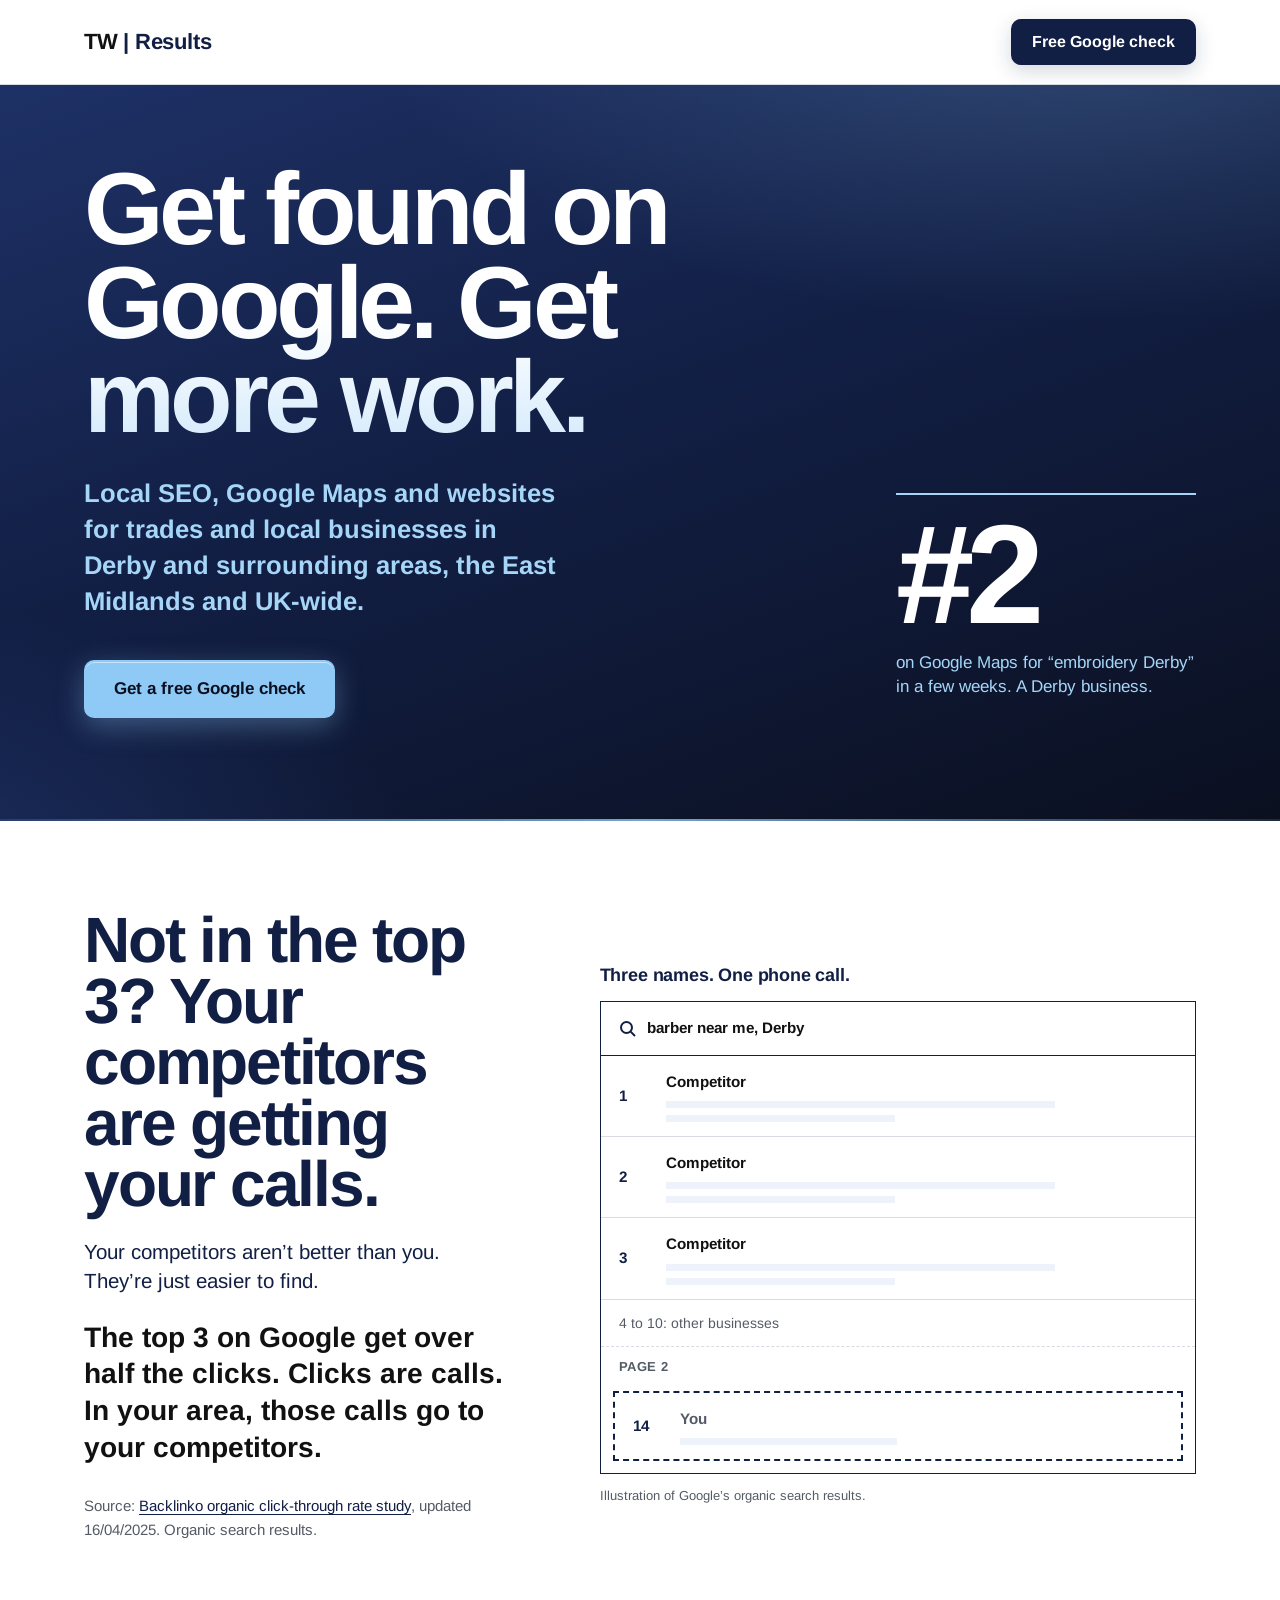
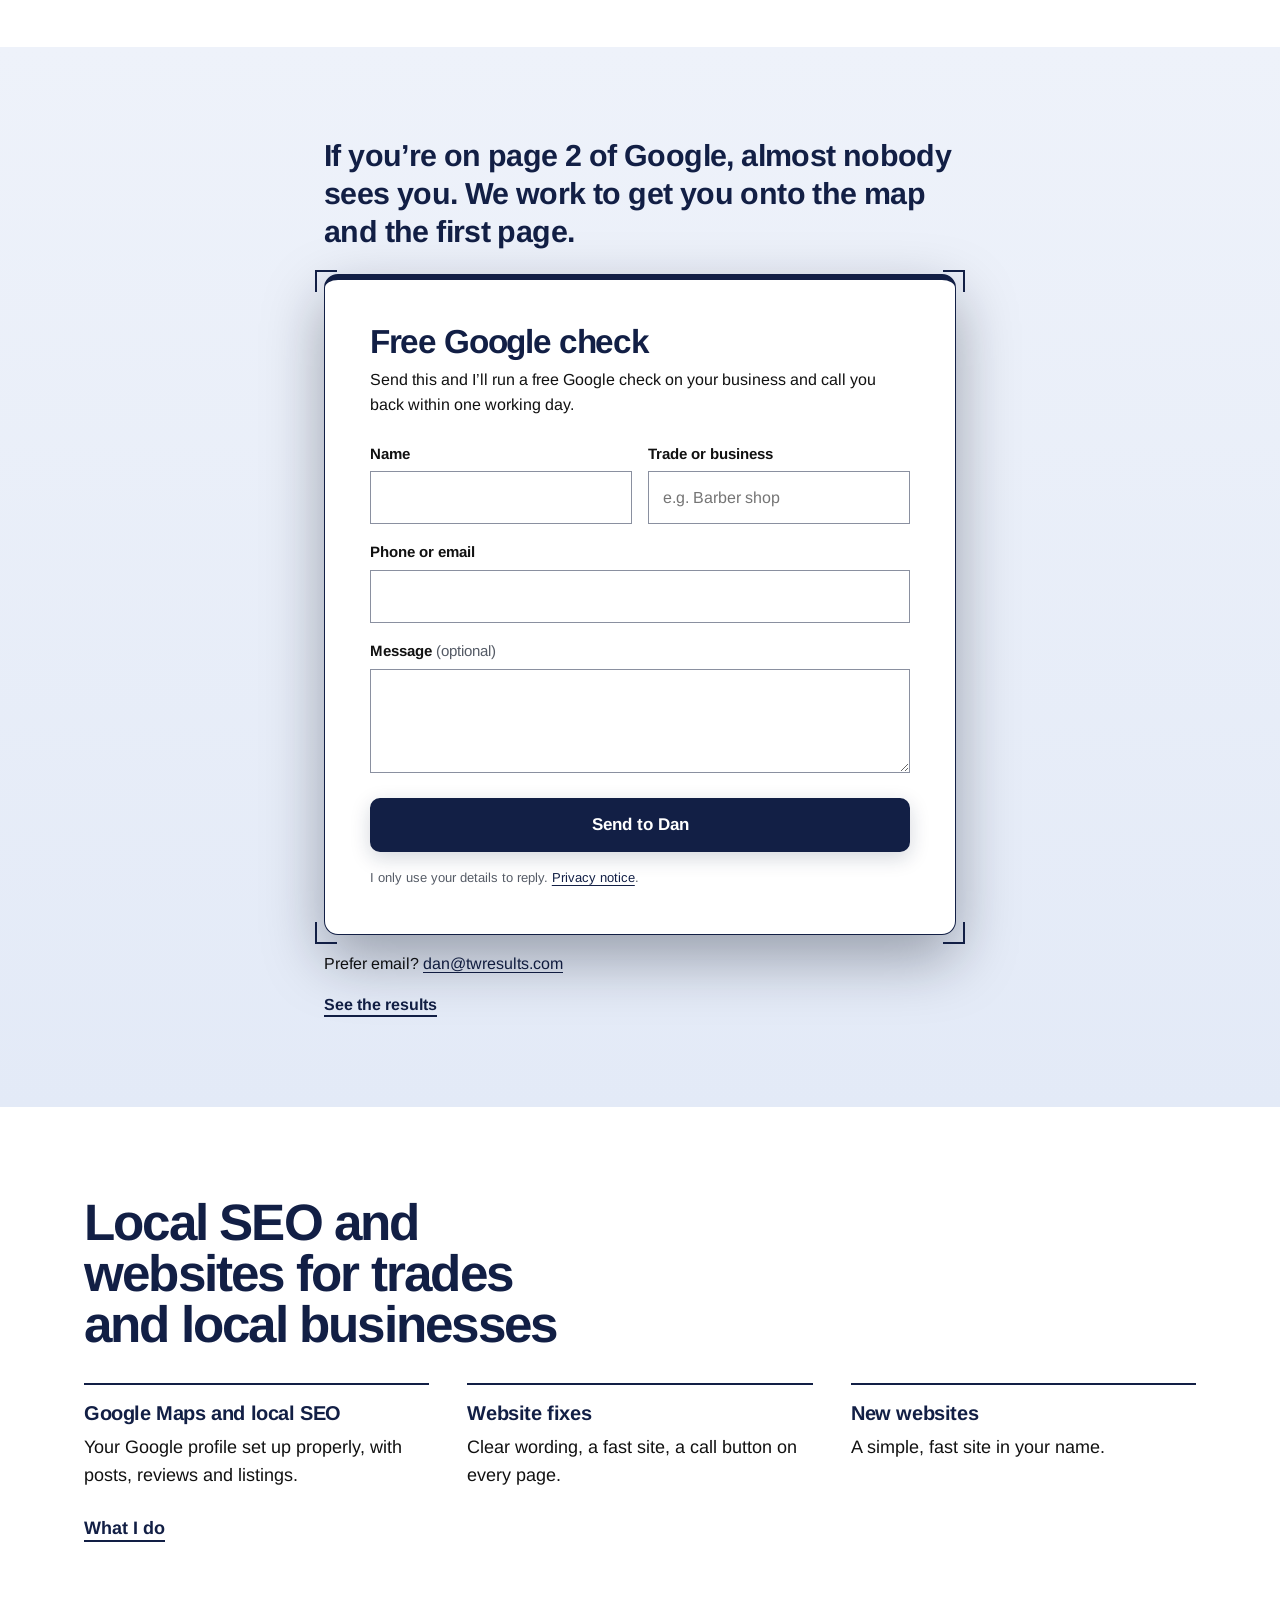
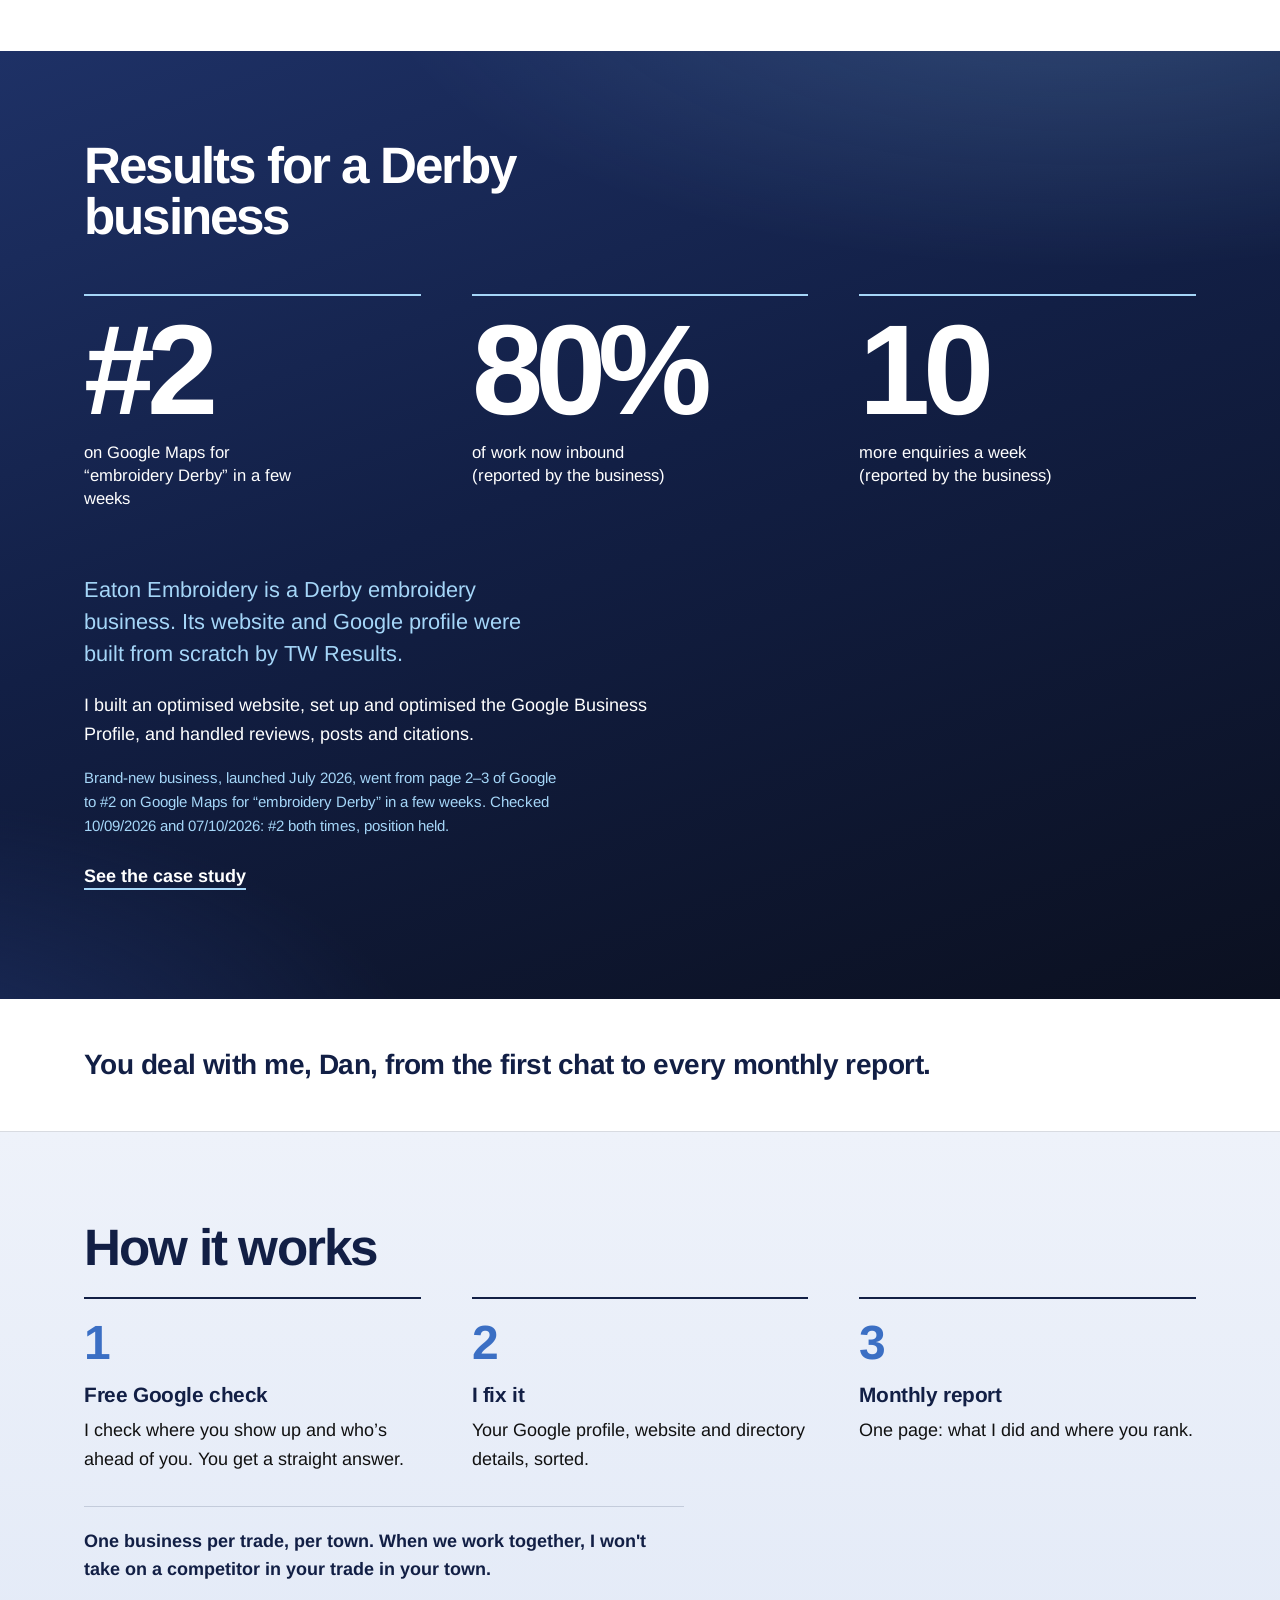
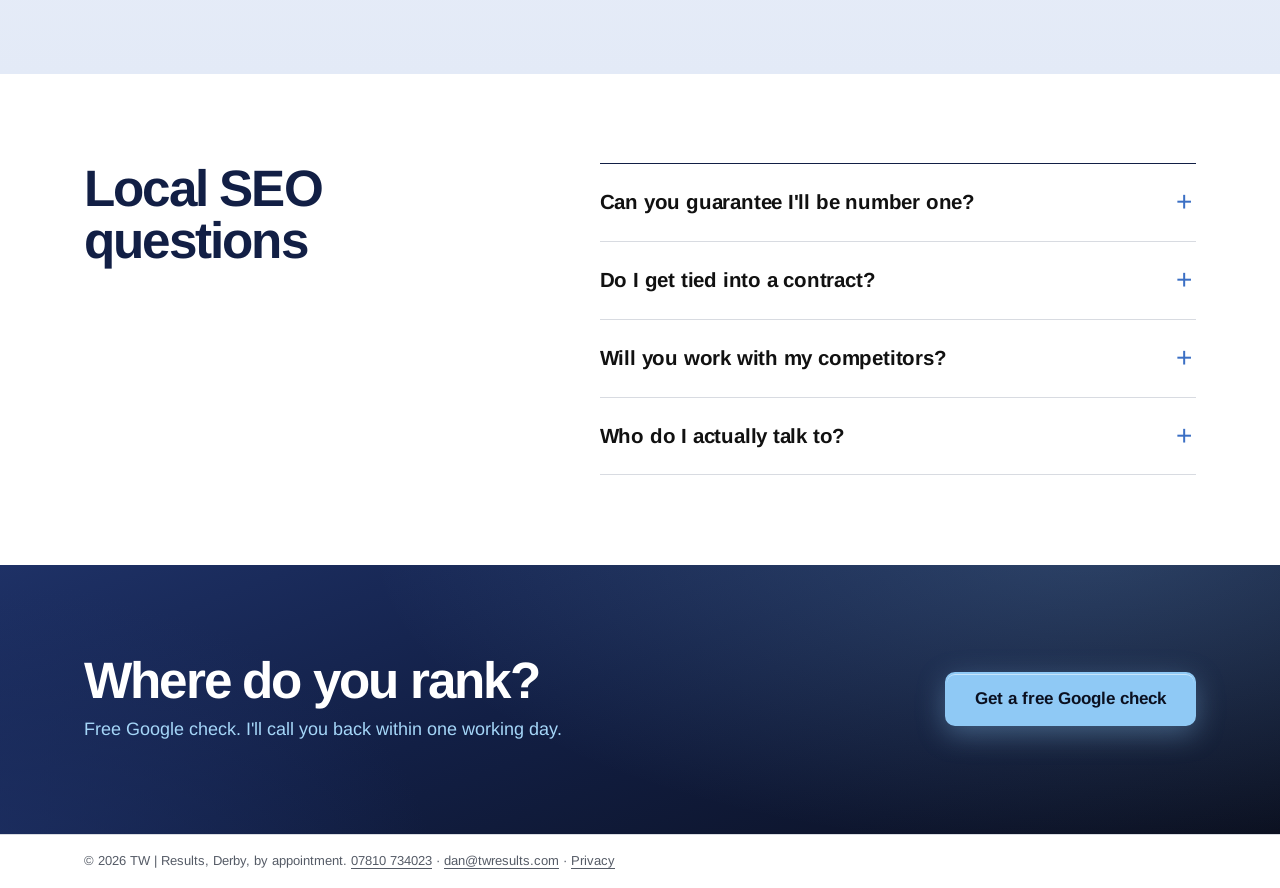
<file: index.html>
<!doctype html>
<html lang="en-GB">
<head>
<meta charset="utf-8">
<meta name="viewport" content="width=device-width, initial-scale=1">
<meta name="robots" content="noindex, nofollow">
<title>Local SEO for Trades &amp; Businesses, Derby | TW Results</title>
<meta name="description" content="Local SEO, Google Maps and websites for trades and local businesses in Derby, the East Midlands and UK-wide. Free Google check.">
<link rel="canonical" href="https://twresults.com/">
<meta name="theme-color" content="#121F45">
<meta property="og:type" content="website">
<meta property="og:site_name" content="TW Results">
<meta property="og:locale" content="en_GB">
<meta property="og:title" content="Local SEO for Trades &amp; Businesses, Derby | TW Results">
<meta property="og:description" content="Local SEO, Google Maps and websites for trades and local businesses in Derby, the East Midlands and UK-wide. Free Google check.">
<meta property="og:url" content="https://twresults.com/">
<meta property="og:image" content="https://twresults.com/assets/og-image.png">
<meta property="og:image:width" content="1200">
<meta property="og:image:height" content="630">
<meta property="og:image:alt" content="TW | Results. Get found on Google. Get more work.">
<meta name="twitter:card" content="summary_large_image">
<link rel="icon" href="favicon.ico" sizes="32x32">
<link rel="icon" href="assets/favicon.svg" type="image/svg+xml">
<link rel="apple-touch-icon" href="assets/apple-touch-icon.png">
<link rel="preload" href="assets/fonts/arimo-var-latin.woff2" as="font" type="font/woff2" crossorigin>
<link rel="stylesheet" href="assets/site.css?v=15">
<script type="application/ld+json">{"@context":"https://schema.org","@type":"ProfessionalService","@id":"https://twresults.com/#business","name":"TW Results","url":"https://twresults.com/","email":"dan@twresults.com","logo":"https://twresults.com/assets/apple-touch-icon.png","image":"https://twresults.com/assets/og-image.png","description":"Local SEO, Google Business Profile work and websites for trades and local businesses in Derby, the East Midlands and UK-wide.","founder":{"@type":"Person","@id":"https://twresults.com/#dan","name":"Dan Cooper"},"areaServed":[{"@type":"City","name":"Derby"},{"@type":"City","name":"Chellaston"},{"@type":"City","name":"Alvaston"},{"@type":"City","name":"Mickleover"},{"@type":"City","name":"Littleover"},{"@type":"City","name":"Allestree"},{"@type":"City","name":"Spondon"},{"@type":"City","name":"Belper"},{"@type":"City","name":"Ripley"},{"@type":"City","name":"Long Eaton"},{"@type":"City","name":"Ashby"},{"@type":"AdministrativeArea","name":"East Midlands"},{"@type":"Country","name":"United Kingdom"}],"knowsAbout":["Local SEO","Google Business Profile optimisation","Google Maps rankings","Websites for tradespeople"],"hasOfferCatalog":{"@type":"OfferCatalog","name":"Services","itemListElement":[{"@type":"Offer","itemOffered":{"@type":"Service","name":"Google Maps and local SEO","serviceType":"Local SEO and Google Business Profile optimisation","areaServed":[{"@type":"City","name":"Derby"},{"@type":"City","name":"Chellaston"},{"@type":"City","name":"Alvaston"},{"@type":"City","name":"Mickleover"},{"@type":"City","name":"Littleover"},{"@type":"City","name":"Allestree"},{"@type":"City","name":"Spondon"},{"@type":"City","name":"Belper"},{"@type":"City","name":"Ripley"},{"@type":"City","name":"Long Eaton"},{"@type":"City","name":"Ashby"},{"@type":"AdministrativeArea","name":"East Midlands"},{"@type":"Country","name":"United Kingdom"}]}},{"@type":"Offer","itemOffered":{"@type":"Service","name":"Website fixes","serviceType":"Website improvements for trades","areaServed":[{"@type":"City","name":"Derby"},{"@type":"City","name":"Chellaston"},{"@type":"City","name":"Alvaston"},{"@type":"City","name":"Mickleover"},{"@type":"City","name":"Littleover"},{"@type":"City","name":"Allestree"},{"@type":"City","name":"Spondon"},{"@type":"City","name":"Belper"},{"@type":"City","name":"Ripley"},{"@type":"City","name":"Long Eaton"},{"@type":"City","name":"Ashby"},{"@type":"AdministrativeArea","name":"East Midlands"},{"@type":"Country","name":"United Kingdom"}]}},{"@type":"Offer","itemOffered":{"@type":"Service","name":"New websites for trades","serviceType":"Web design for tradespeople","areaServed":[{"@type":"City","name":"Derby"},{"@type":"City","name":"Chellaston"},{"@type":"City","name":"Alvaston"},{"@type":"City","name":"Mickleover"},{"@type":"City","name":"Littleover"},{"@type":"City","name":"Allestree"},{"@type":"City","name":"Spondon"},{"@type":"City","name":"Belper"},{"@type":"City","name":"Ripley"},{"@type":"City","name":"Long Eaton"},{"@type":"City","name":"Ashby"},{"@type":"AdministrativeArea","name":"East Midlands"},{"@type":"Country","name":"United Kingdom"}]}}]},"telephone":"+447810734023"}</script>
<script type="application/ld+json">{"@context":"https://schema.org","@type":"FAQPage","mainEntity":[{"@type":"Question","name":"Can you guarantee I'll be number one?","acceptedAnswer":{"@type":"Answer","text":"No. Google decides the rankings, so anyone who guarantees you the top spot is guessing. What I can promise is the work that gives you the best chance, and a plain English report every month showing where you stand."}},{"@type":"Question","name":"Do I get tied into a contract?","acceptedAnswer":{"@type":"Answer","text":"There's a 3-month minimum, then it's month to month. Google rewards businesses that stay active and up to date: regular posts, new reviews and accurate details. It takes weeks for changes to show up in the rankings, so 3 months gives the work a fair chance to show results."}},{"@type":"Question","name":"Will you work with my competitors?","acceptedAnswer":{"@type":"Answer","text":"One business per trade, per town. When we work together, I won't take on a competitor in your trade in your town."}},{"@type":"Question","name":"Who do I actually talk to?","acceptedAnswer":{"@type":"Answer","text":"Me, Dan. Every time."}}]}</script>
</head>
<body>
<a class="skip" href="#main">Skip to content</a>
<header class="top">
 <div class="wrap">
  <a class="wm" href="./" aria-label="TW Results home"><span class="tw">TW</span> <span class="rs">| Results</span></a>
  
  <a class="btn" href="#enquiry">Free Google check</a>
 </div>
</header>
<main id="main">

<section class="hero hero-navy on-navy" aria-labelledby="h1">
 <div class="wrap hero-n-grid"><div>
  <h1 id="h1">Get found on Google. Get more work.</h1>
  <p class="kw">Local SEO, Google Maps and websites for trades and local businesses in Derby and surrounding areas, the East Midlands and UK-wide.</p>
  <div class="cta"><a class="btn btn-w" href="#enquiry">Get a free Google check</a></div>
 </div>
 <div class="hero-proof"><span class="n" aria-hidden="true">#2</span><span class="t">on Google Maps for &ldquo;embroidery Derby&rdquo; in a few weeks. A Derby business.</span></div>
 </div>
</section>

<section class="sec problem" aria-labelledby="h-problem">
 <div class="wrap"><div class="split mid">
  <div>
   <h2 id="h-problem">Not in the top 3? Your competitors are getting your calls.</h2>
   <p class="sub">Your competitors aren&rsquo;t better than you. They&rsquo;re just easier to find.</p>
   <p class="lede">The top 3 on Google get over half the clicks. Clicks are calls. In your area, those calls go to your competitors.</p>
   <p class="small">Source: <a href="https://backlinko.com/google-ctr-stats" rel="noopener">Backlinko organic click-through rate study</a>, updated 16/04/2025. Organic search results.</p>
  </div>
  <figure class="" style="margin:0">
 <p class="serp-h">Three names. One phone call.</p>
 <div class="serp" role="img" aria-label="A mock page of Google search results for a local service near me in Derby. Three competitors fill the top three places. Your business is on page 2.">
  <div class="serp-q"><svg width="18" height="18" viewBox="0 0 18 18" aria-hidden="true"><circle cx="7.5" cy="7.5" r="5.5" fill="none" stroke="#121F45" stroke-width="2"/><path d="M11.6 11.6 L16 16" stroke="#121F45" stroke-width="2"/></svg><span><span id="trade">barber</span> near me, Derby</span></div>
  <ol><li><span class="n">1</span><span><span class="nm">Competitor</span><span class="bar"></span><span class="bar s"></span></span></li><li><span class="n">2</span><span><span class="nm">Competitor</span><span class="bar"></span><span class="bar s"></span></span></li><li><span class="n">3</span><span><span class="nm">Competitor</span><span class="bar"></span><span class="bar s"></span></span></li></ol>
  <span class="gap">4 to 10: other businesses</span>
  <p class="page2">Page 2</p>
  <div class="you"><span class="n">14</span><span><span class="nm">You</span><span class="bar s"></span></span></div>
 </div>
 <figcaption class="serp-note">Illustration of Google&rsquo;s organic search results.</figcaption>
</figure>
 </div></div>
</section>

<section class="sec pale form-sec" aria-label="Free Google check">
 <div class="wrap narrow">
  <p class="pre-form">If you&rsquo;re on page 2 of Google, almost nobody sees you. We work to get you onto the map and the first page.</p>
<div class="formcard"><span class="c3"></span><span class="c4"></span>
 <h2 class="form-h">Free Google check</h2>
 <p class="promise">Send this and I&rsquo;ll run a free Google check on your business and call you back within one working day.</p>
 <form id="enquiry" action="https://formspree.io/f/mpppajjr" method="POST" novalidate>
  <p class="hp" aria-hidden="true"><label for="gotcha">Leave this empty</label><input id="gotcha" name="_gotcha" tabindex="-1" autocomplete="off"></p>
  <input type="hidden" name="_subject" value="Free Google check request from twresults.com">
  <div class="f-row">
  <div class="f"><label for="name">Name</label><input id="name" name="name" autocomplete="name" required></div>
  <div class="f"><label for="business">Trade or business</label><input id="business" name="business" autocomplete="organization" required placeholder="e.g. Barber shop"></div>
  </div>
  <div class="f"><label for="contact">Phone or email</label><input id="contact" name="contact" autocomplete="tel" required></div>
  <div class="f"><label for="message">Message <span class="opt">(optional)</span></label><textarea id="message" name="message" rows="3"></textarea></div>
  <button class="btn" type="submit">Send to Dan</button>
  <p class="consent">I only use your details to reply. <a href="privacy/">Privacy notice</a>.</p>
  <p class="form-msg" id="form-msg" role="status" tabindex="-1"></p>
 </form>
</div>
  <p class="alt">Prefer email? <a href="mailto:dan@twresults.com">dan@twresults.com</a></p>
  <p class="alt"><a class="link" href="results/">See the results</a></p>
 </div>
</section>

<section class="sec svc-tight" aria-labelledby="h-services">
 <div class="wrap">
  <h2 id="h-services">Local SEO and websites for trades and local businesses</h2>
  <ul class="tiles"><li><h3>Google Maps and local SEO</h3><p>Your Google profile set up properly, with posts, reviews and listings.</p></li><li><h3>Website fixes</h3><p>Clear wording, a fast site, a call button on every page.</p></li><li><h3>New websites</h3><p>A simple, fast site in your name.</p></li></ul>
  <p><a class="link" href="what-we-do/">What I do</a></p>
 </div>
</section>

<section class="sec navy on-navy" aria-labelledby="h-results">
 <div class="wrap">
  <h2 id="h-results">Results for a Derby business</h2>
  <dl class="bigstats"><div><dt>#2</dt><dd>on Google Maps for &ldquo;embroidery Derby&rdquo; in a few weeks</dd></div><div><dt>80%</dt><dd>of work now inbound (reported by the business)</dd></div><div><dt>10</dt><dd>more enquiries a week (reported by the business)</dd></div></dl>
  <div class="split">
  <div>
   <p class="lede">Eaton Embroidery is a Derby embroidery business. Its website and Google profile were built from scratch by TW Results.</p>
   <p>I built an optimised website, set up and optimised the Google Business Profile, and handled reviews, posts and citations.</p>
   <p class="small">Brand-new business, launched July 2026, went from page 2&ndash;3 of Google to #2 on Google Maps for &ldquo;embroidery Derby&rdquo; in a few weeks. Checked 10/09/2026 and 07/10/2026: #2 both times, position held.</p>
   <p style="margin-top:1.5rem"><a class="link" href="results/">See the case study</a></p>
  </div>
  
 </div></div>
</section>

<section class="dan-line" aria-label="Who you deal with"><div class="wrap"><p>You deal with me, Dan, from the first chat to every monthly report.</p></div></section>

<section class="sec pale" aria-labelledby="h-steps">
 <div class="wrap">
  <h2 id="h-steps">How it works</h2>
  <ol class="steps"><li><h3>Free Google check</h3><p>I check where you show up and who&rsquo;s ahead of you. You get a straight answer.</p></li><li><h3>I fix it</h3><p>Your Google profile, website and directory details, sorted.</p></li><li><h3>Monthly report</h3><p>One page: what I did and where you rank.</p></li></ol>
  <p class="excl">One business per trade, per town. When we work together, I won't take on a competitor in your trade in your town.</p>
 </div>
</section>

<section class="sec" aria-labelledby="h-faq">
 <div class="wrap"><div class="split">
  <h2 id="h-faq">Local SEO questions</h2>
  <div class="faq"><details><summary>Can you guarantee I'll be number one?</summary><p>No. Google decides the rankings, so anyone who guarantees you the top spot is guessing. What I can promise is the work that gives you the best chance, and a plain English report every month showing where you stand.</p></details><details><summary>Do I get tied into a contract?</summary><p>There's a 3-month minimum, then it's month to month. Google rewards businesses that stay active and up to date: regular posts, new reviews and accurate details. It takes weeks for changes to show up in the rankings, so 3 months gives the work a fair chance to show results.</p></details><details><summary>Will you work with my competitors?</summary><p>One business per trade, per town. When we work together, I won't take on a competitor in your trade in your town.</p></details><details><summary>Who do I actually talk to?</summary><p>Me, Dan. Every time.</p></details></div>
 </div></div>
</section>


<section class="band navy on-navy final-cta"><div class="wrap"><div><h2>Where do you rank?</h2><p>Free Google check. I'll call you back within one working day.</p></div><a class="btn" href="#enquiry">Get a free Google check</a></div></section>

</main>
<footer class="legal-bar"><div class="wrap"><p>&copy; 2026 TW | Results, Derby, by appointment. <a href="tel:+447810734023" style="white-space:nowrap">07810 734023</a> &middot; <a href="mailto:dan@twresults.com">dan@twresults.com</a> &middot; <a href="privacy/">Privacy</a></p></div></footer>
<div class="callbar on-navy"><a class="btn" href="#enquiry">Get a free Google check</a></div>
<div class="cookie" id="cookie" hidden role="region" aria-label="Cookies">
 <div class="wrap"><p>Can we use analytics cookies to see how the site is used? <a href="privacy/">Privacy</a></p>
 <div class="cta" style="margin:0"><button class="btn" type="button" data-consent="yes">Accept</button><button class="btn btn-s" type="button" data-consent="no">Reject</button></div></div>
</div>
<script src="assets/site.js?v=15" defer></script>
</body>
</html>
</file>
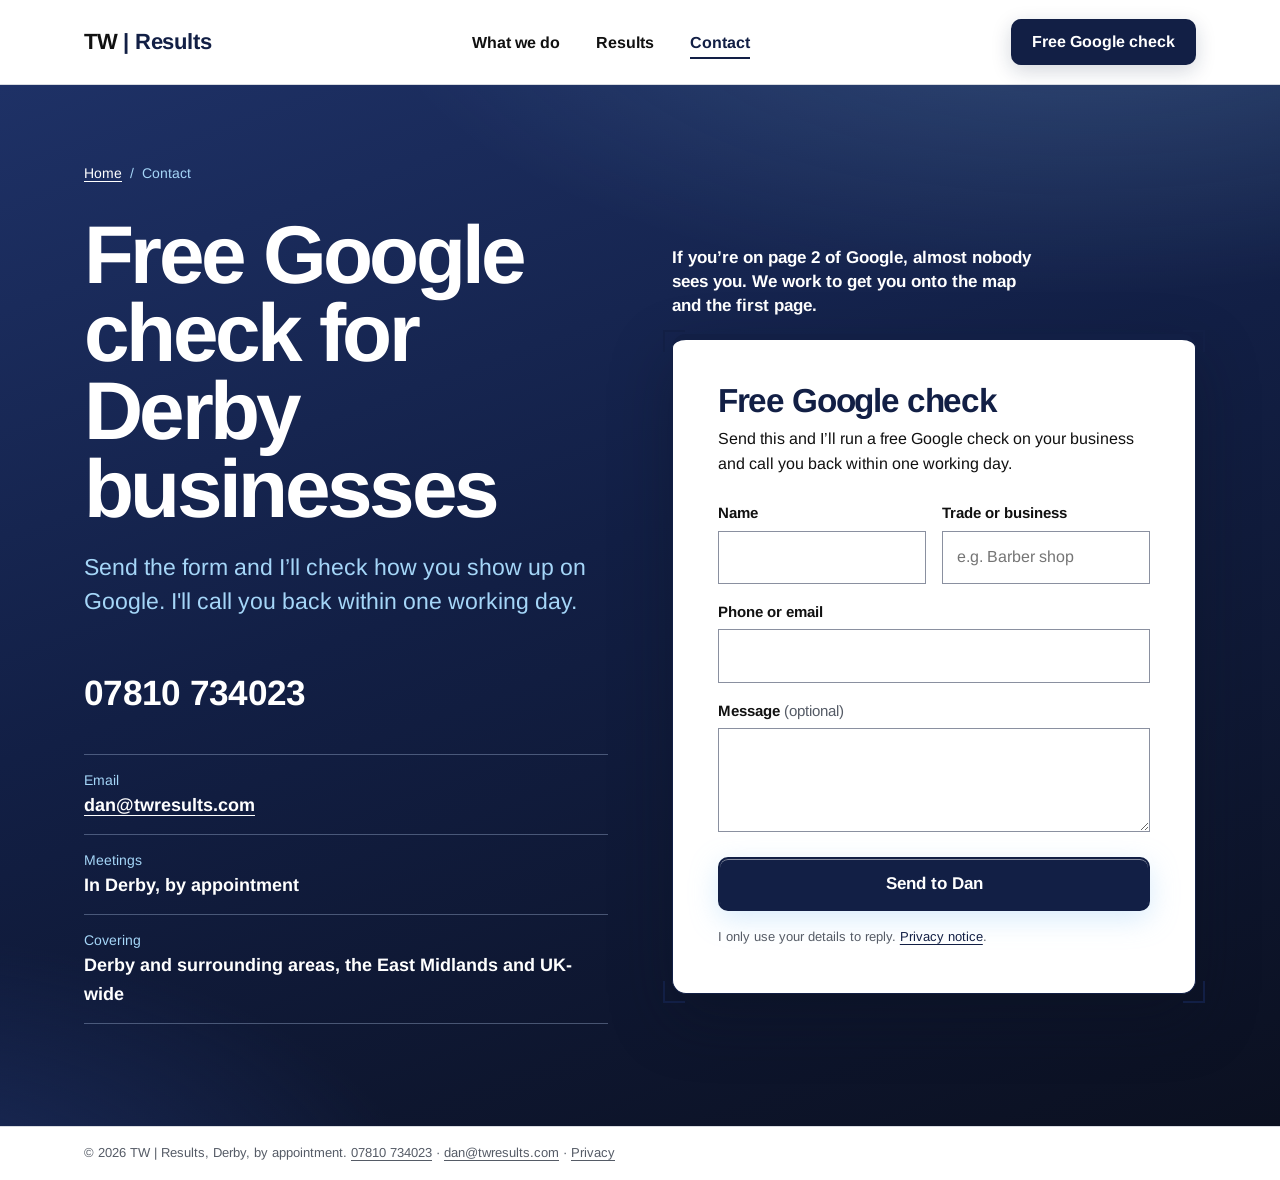
<file: contact/index.html>
<!doctype html>
<html lang="en-GB">
<head>
<meta charset="utf-8">
<meta name="viewport" content="width=device-width, initial-scale=1">
<meta name="robots" content="noindex, nofollow">
<title>Free Google Check, Derby | TW Results</title>
<meta name="description" content="Ask Dan for a free Google check on your Derby business. Send the form and I&#x27;ll call you back within one working day.">
<link rel="canonical" href="https://twresults.com/contact/">
<meta name="theme-color" content="#121F45">
<meta property="og:type" content="website">
<meta property="og:site_name" content="TW Results">
<meta property="og:locale" content="en_GB">
<meta property="og:title" content="Free Google Check, Derby | TW Results">
<meta property="og:description" content="Ask Dan for a free Google check on your Derby business. Send the form and I&#x27;ll call you back within one working day.">
<meta property="og:url" content="https://twresults.com/contact/">
<meta property="og:image" content="https://twresults.com/assets/og-image.png">
<meta property="og:image:width" content="1200">
<meta property="og:image:height" content="630">
<meta property="og:image:alt" content="TW | Results. Get found on Google. Get more work.">
<meta name="twitter:card" content="summary_large_image">
<link rel="icon" href="../favicon.ico" sizes="32x32">
<link rel="icon" href="../assets/favicon.svg" type="image/svg+xml">
<link rel="apple-touch-icon" href="../assets/apple-touch-icon.png">
<link rel="preload" href="../assets/fonts/arimo-var-latin.woff2" as="font" type="font/woff2" crossorigin>
<link rel="stylesheet" href="../assets/site.css?v=15">
<script type="application/ld+json">{"@context":"https://schema.org","@type":"ProfessionalService","@id":"https://twresults.com/#business","name":"TW Results","url":"https://twresults.com/","email":"dan@twresults.com","logo":"https://twresults.com/assets/apple-touch-icon.png","image":"https://twresults.com/assets/og-image.png","description":"Local SEO, Google Business Profile work and websites for trades and local businesses in Derby, the East Midlands and UK-wide.","founder":{"@type":"Person","@id":"https://twresults.com/#dan","name":"Dan Cooper"},"areaServed":[{"@type":"City","name":"Derby"},{"@type":"City","name":"Chellaston"},{"@type":"City","name":"Alvaston"},{"@type":"City","name":"Mickleover"},{"@type":"City","name":"Littleover"},{"@type":"City","name":"Allestree"},{"@type":"City","name":"Spondon"},{"@type":"City","name":"Belper"},{"@type":"City","name":"Ripley"},{"@type":"City","name":"Long Eaton"},{"@type":"City","name":"Ashby"},{"@type":"AdministrativeArea","name":"East Midlands"},{"@type":"Country","name":"United Kingdom"}],"knowsAbout":["Local SEO","Google Business Profile optimisation","Google Maps rankings","Websites for tradespeople"],"hasOfferCatalog":{"@type":"OfferCatalog","name":"Services","itemListElement":[{"@type":"Offer","itemOffered":{"@type":"Service","name":"Google Maps and local SEO","serviceType":"Local SEO and Google Business Profile optimisation","areaServed":[{"@type":"City","name":"Derby"},{"@type":"City","name":"Chellaston"},{"@type":"City","name":"Alvaston"},{"@type":"City","name":"Mickleover"},{"@type":"City","name":"Littleover"},{"@type":"City","name":"Allestree"},{"@type":"City","name":"Spondon"},{"@type":"City","name":"Belper"},{"@type":"City","name":"Ripley"},{"@type":"City","name":"Long Eaton"},{"@type":"City","name":"Ashby"},{"@type":"AdministrativeArea","name":"East Midlands"},{"@type":"Country","name":"United Kingdom"}]}},{"@type":"Offer","itemOffered":{"@type":"Service","name":"Website fixes","serviceType":"Website improvements for trades","areaServed":[{"@type":"City","name":"Derby"},{"@type":"City","name":"Chellaston"},{"@type":"City","name":"Alvaston"},{"@type":"City","name":"Mickleover"},{"@type":"City","name":"Littleover"},{"@type":"City","name":"Allestree"},{"@type":"City","name":"Spondon"},{"@type":"City","name":"Belper"},{"@type":"City","name":"Ripley"},{"@type":"City","name":"Long Eaton"},{"@type":"City","name":"Ashby"},{"@type":"AdministrativeArea","name":"East Midlands"},{"@type":"Country","name":"United Kingdom"}]}},{"@type":"Offer","itemOffered":{"@type":"Service","name":"New websites for trades","serviceType":"Web design for tradespeople","areaServed":[{"@type":"City","name":"Derby"},{"@type":"City","name":"Chellaston"},{"@type":"City","name":"Alvaston"},{"@type":"City","name":"Mickleover"},{"@type":"City","name":"Littleover"},{"@type":"City","name":"Allestree"},{"@type":"City","name":"Spondon"},{"@type":"City","name":"Belper"},{"@type":"City","name":"Ripley"},{"@type":"City","name":"Long Eaton"},{"@type":"City","name":"Ashby"},{"@type":"AdministrativeArea","name":"East Midlands"},{"@type":"Country","name":"United Kingdom"}]}}]},"telephone":"+447810734023"}</script>
<script type="application/ld+json">{"@context":"https://schema.org","@type":"BreadcrumbList","itemListElement":[{"@type":"ListItem","position":1,"name":"Home","item":"https://twresults.com/"},{"@type":"ListItem","position":2,"name":"Contact","item":"https://twresults.com/contact/"}]}</script>
</head>
<body>
<a class="skip" href="#main">Skip to content</a>
<header class="top">
 <div class="wrap">
  <a class="wm" href="../" aria-label="TW Results home"><span class="tw">TW</span> <span class="rs">| Results</span></a>
  <button class="menu-btn" type="button" aria-expanded="false" aria-controls="nav">Menu</button>
  <nav class="nav" id="nav" aria-label="Main"><ul><li><a href="../what-we-do/">What we do</a></li><li><a href="../results/">Results</a></li><li><a href="../contact/" aria-current="page">Contact</a></li></ul></nav>
  <a class="btn" href="#enquiry">Free Google check</a>
 </div>
</header>
<main id="main">

<section class="page-hero on-navy"><div class="wrap">
 <nav class="crumbs" aria-label="Breadcrumb"><ol><li><a href="../">Home</a></li><li aria-current="page">Contact</li></ol></nav>
 <div class="hero-grid">
  <div>
   <h1>Free Google check for Derby businesses</h1>
   <p class="lede">Send the form and I&rsquo;ll check how you show up on Google. I'll call you back within one working day.</p>
   <a class="phone-big" href="tel:+447810734023">07810 734023</a>
   <dl class="facts">
    <div><dt>Email</dt><dd><a href="mailto:dan@twresults.com">dan@twresults.com</a></dd></div>
    <div><dt>Meetings</dt><dd>In Derby, by appointment</dd></div>
    <div><dt>Covering</dt><dd>Derby and surrounding areas, the East Midlands and UK-wide</dd></div>
   </dl>
  </div>
  <div><p class="pre-form">If you&rsquo;re on page 2 of Google, almost nobody sees you. We work to get you onto the map and the first page.</p>
<div class="formcard"><span class="c3"></span><span class="c4"></span>
 <h2 class="form-h">Free Google check</h2>
 <p class="promise">Send this and I&rsquo;ll run a free Google check on your business and call you back within one working day.</p>
 <form id="enquiry" action="https://formspree.io/f/mpppajjr" method="POST" novalidate>
  <p class="hp" aria-hidden="true"><label for="gotcha">Leave this empty</label><input id="gotcha" name="_gotcha" tabindex="-1" autocomplete="off"></p>
  <input type="hidden" name="_subject" value="Free Google check request from twresults.com">
  <div class="f-row">
  <div class="f"><label for="name">Name</label><input id="name" name="name" autocomplete="name" required></div>
  <div class="f"><label for="business">Trade or business</label><input id="business" name="business" autocomplete="organization" required placeholder="e.g. Barber shop"></div>
  </div>
  <div class="f"><label for="contact">Phone or email</label><input id="contact" name="contact" autocomplete="tel" required></div>
  <div class="f"><label for="message">Message <span class="opt">(optional)</span></label><textarea id="message" name="message" rows="3"></textarea></div>
  <button class="btn" type="submit">Send to Dan</button>
  <p class="consent">I only use your details to reply. <a href="../privacy/">Privacy notice</a>.</p>
  <p class="form-msg" id="form-msg" role="status" tabindex="-1"></p>
 </form>
</div></div>
 </div>
</div></section>

</main>
<footer class="legal-bar"><div class="wrap"><p>&copy; 2026 TW | Results, Derby, by appointment. <a href="tel:+447810734023" style="white-space:nowrap">07810 734023</a> &middot; <a href="mailto:dan@twresults.com">dan@twresults.com</a> &middot; <a href="../privacy/">Privacy</a></p></div></footer>
<div class="callbar on-navy"><a class="btn" href="#enquiry">Get a free Google check</a></div>
<div class="cookie" id="cookie" hidden role="region" aria-label="Cookies">
 <div class="wrap"><p>Can we use analytics cookies to see how the site is used? <a href="../privacy/">Privacy</a></p>
 <div class="cta" style="margin:0"><button class="btn" type="button" data-consent="yes">Accept</button><button class="btn btn-s" type="button" data-consent="no">Reject</button></div></div>
</div>
<script src="../assets/site.js?v=15" defer></script>
</body>
</html>
</file>
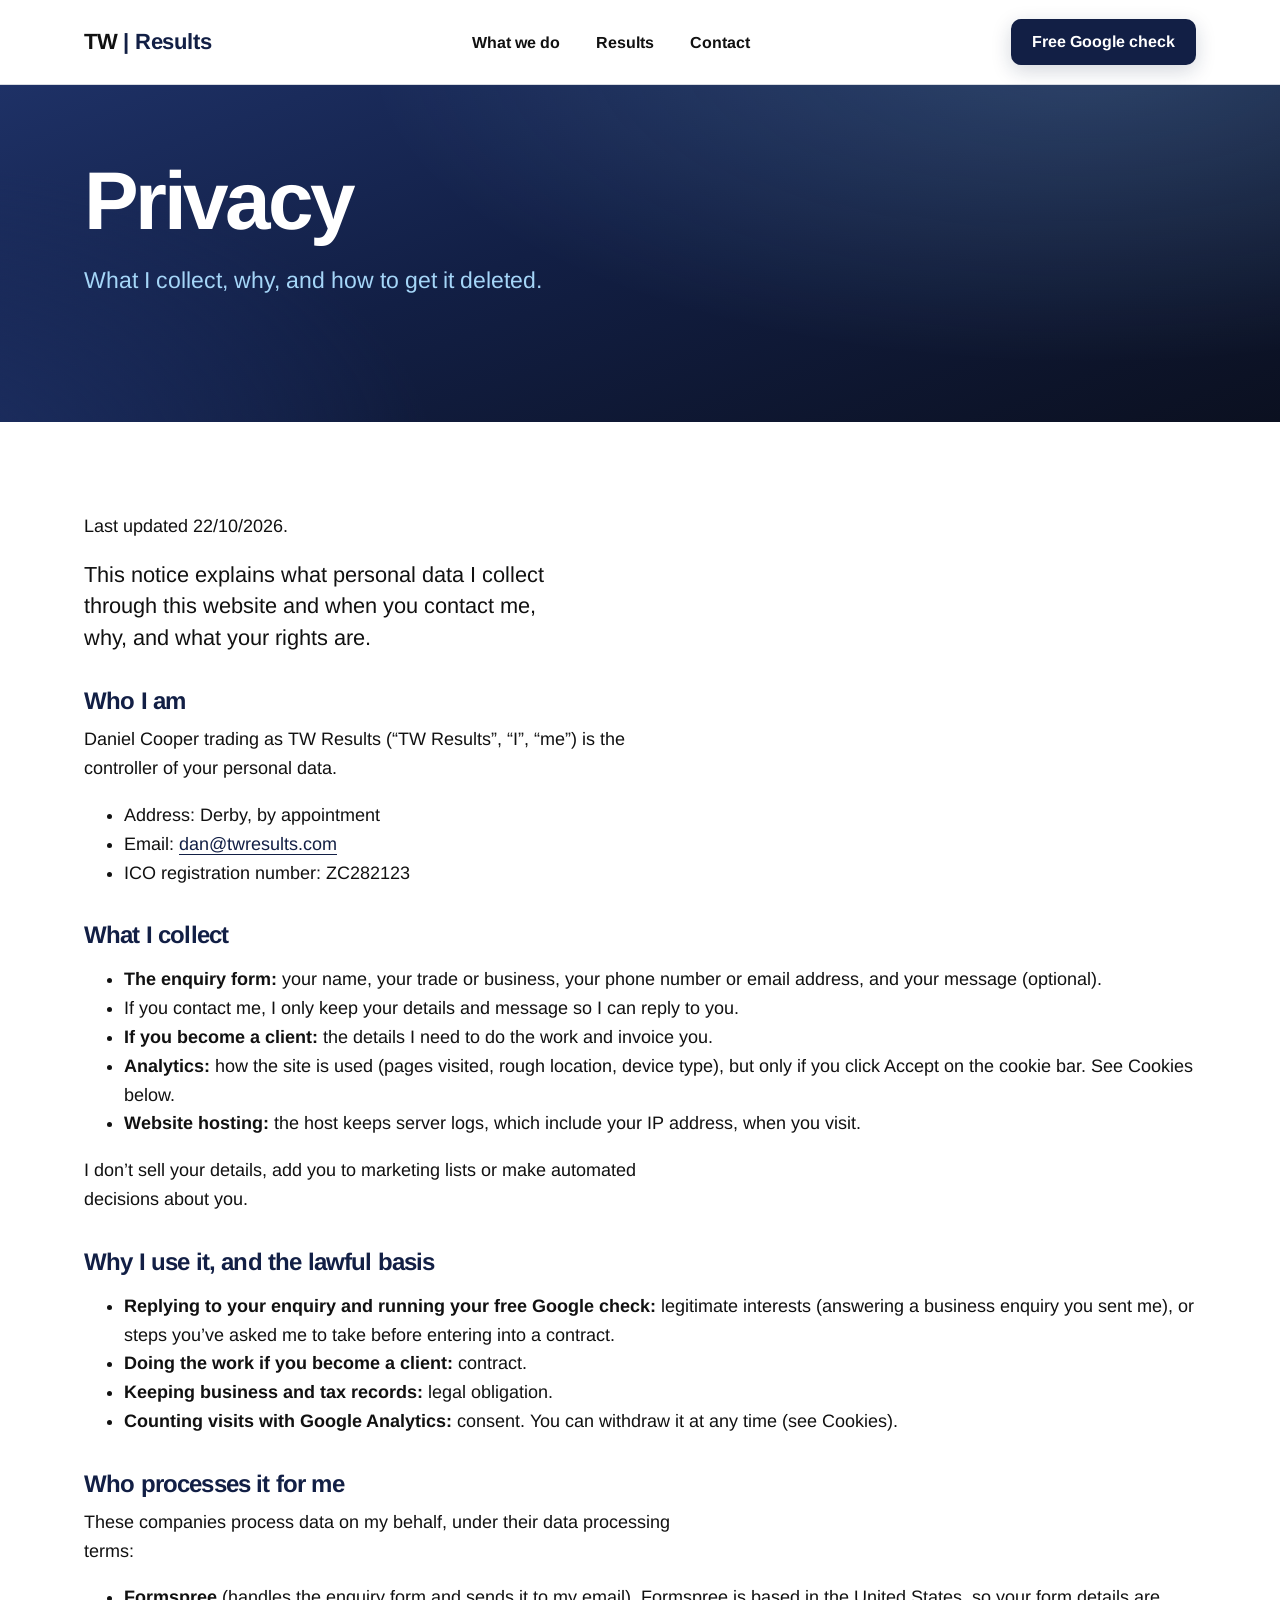
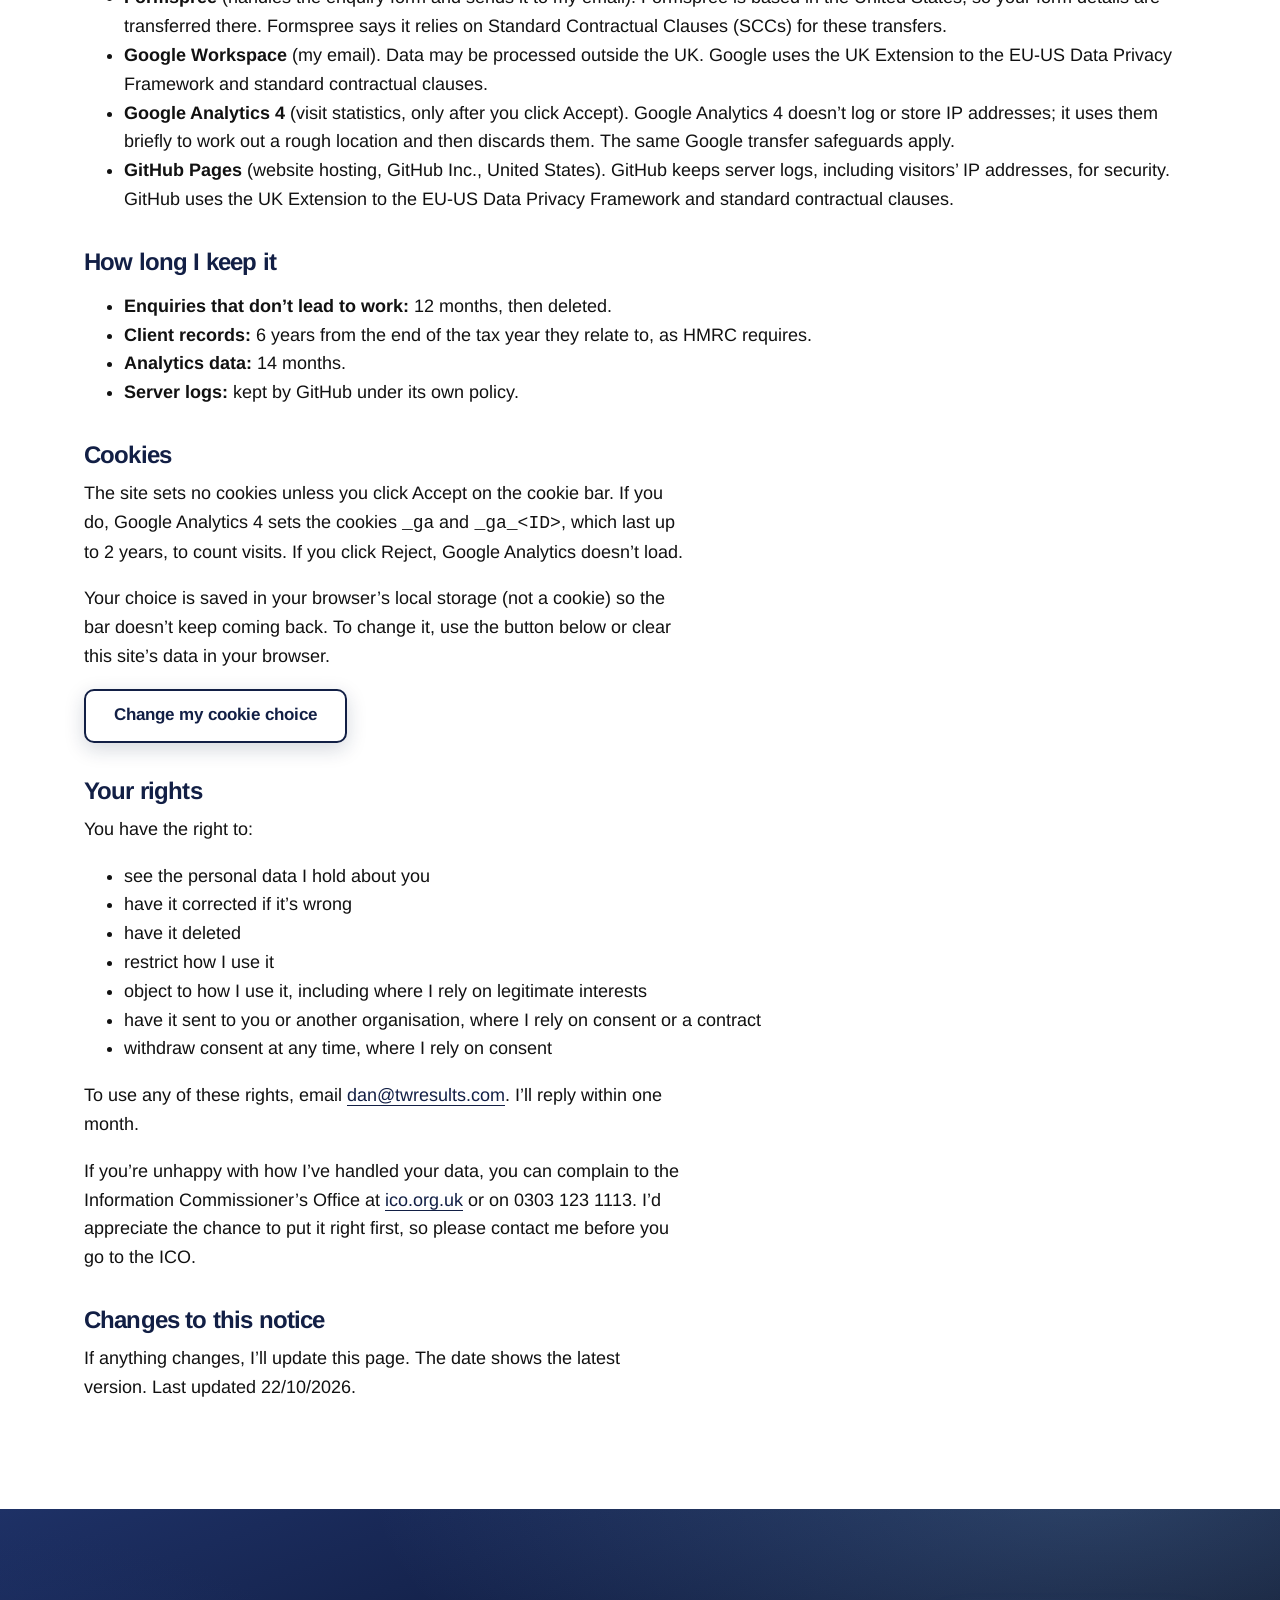
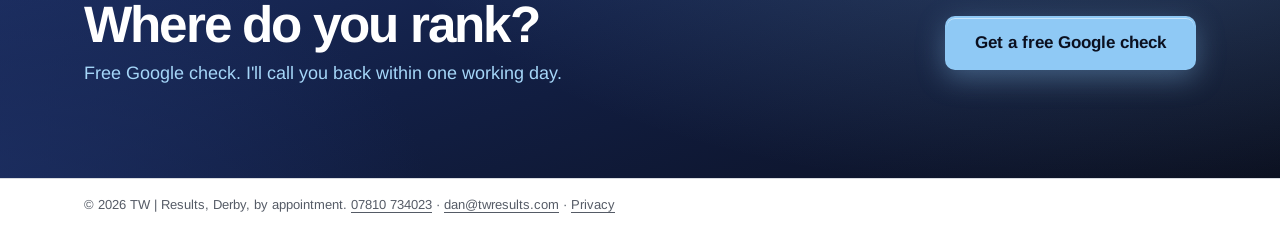
<file: privacy/index.html>
<!doctype html>
<html lang="en-GB">
<head>
<meta charset="utf-8">
<meta name="viewport" content="width=device-width, initial-scale=1">
<meta name="robots" content="noindex, nofollow">
<title>Privacy | TW Results</title>
<meta name="description" content="How TW Results handles the details you send through the enquiry form, and how analytics cookies are used.">
<link rel="canonical" href="https://twresults.com/privacy/">
<meta name="theme-color" content="#121F45">
<meta property="og:type" content="website">
<meta property="og:site_name" content="TW Results">
<meta property="og:locale" content="en_GB">
<meta property="og:title" content="Privacy | TW Results">
<meta property="og:description" content="How TW Results handles the details you send through the enquiry form, and how analytics cookies are used.">
<meta property="og:url" content="https://twresults.com/privacy/">
<meta property="og:image" content="https://twresults.com/assets/og-image.png">
<meta property="og:image:width" content="1200">
<meta property="og:image:height" content="630">
<meta property="og:image:alt" content="TW | Results. Get found on Google. Get more work.">
<meta name="twitter:card" content="summary_large_image">
<link rel="icon" href="../favicon.ico" sizes="32x32">
<link rel="icon" href="../assets/favicon.svg" type="image/svg+xml">
<link rel="apple-touch-icon" href="../assets/apple-touch-icon.png">
<link rel="preload" href="../assets/fonts/arimo-var-latin.woff2" as="font" type="font/woff2" crossorigin>
<link rel="stylesheet" href="../assets/site.css?v=15">
</head>
<body>
<a class="skip" href="#main">Skip to content</a>
<header class="top">
 <div class="wrap">
  <a class="wm" href="../" aria-label="TW Results home"><span class="tw">TW</span> <span class="rs">| Results</span></a>
  <button class="menu-btn" type="button" aria-expanded="false" aria-controls="nav">Menu</button>
  <nav class="nav" id="nav" aria-label="Main"><ul><li><a href="../what-we-do/">What we do</a></li><li><a href="../results/">Results</a></li><li><a href="../contact/">Contact</a></li></ul></nav>
  <a class="btn" href="../contact/#enquiry">Free Google check</a>
 </div>
</header>
<main id="main">

<section class="page-hero on-navy"><div class="wrap">
 <h1>Privacy</h1>
 <p class="lede">What I collect, why, and how to get it deleted.</p>
</div></section>
<section class="sec"><div class="wrap"><div class="prose">
 <p>Last updated 22/10/2026.</p>
 <p class="lede">This notice explains what personal data I collect through this website and when you contact me, why, and what your rights are.</p>
 <h2>Who I am</h2>
 <p>Daniel Cooper trading as TW Results (&ldquo;TW Results&rdquo;, &ldquo;I&rdquo;, &ldquo;me&rdquo;) is the controller of your personal data.</p>
 <ul><li>Address: Derby, by appointment</li><li>Email: <a href="mailto:dan@twresults.com">dan@twresults.com</a></li><li>ICO registration number: ZC282123</li></ul>
 <h2>What I collect</h2>
 <ul><li><b>The enquiry form:</b> your name, your trade or business, your phone number or email address, and your message (optional).</li><li>If you contact me, I only keep your details and message so I can reply to you.</li><li><b>If you become a client:</b> the details I need to do the work and invoice you.</li><li><b>Analytics:</b> how the site is used (pages visited, rough location, device type), but only if you click Accept on the cookie bar. See Cookies below.</li><li><b>Website hosting:</b> the host keeps server logs, which include your IP address, when you visit.</li></ul>
 <p>I don&rsquo;t sell your details, add you to marketing lists or make automated decisions about you.</p>
 <h2>Why I use it, and the lawful basis</h2>
 <ul><li><b>Replying to your enquiry and running your free Google check:</b> legitimate interests (answering a business enquiry you sent me), or steps you&rsquo;ve asked me to take before entering into a contract.</li><li><b>Doing the work if you become a client:</b> contract.</li><li><b>Keeping business and tax records:</b> legal obligation.</li><li><b>Counting visits with Google Analytics:</b> consent. You can withdraw it at any time (see Cookies).</li></ul>
 <h2>Who processes it for me</h2>
 <p>These companies process data on my behalf, under their data processing terms:</p>
 <ul><li><b>Formspree</b> (handles the enquiry form and sends it to my email). Formspree is based in the United States, so your form details are transferred there. Formspree says it relies on Standard Contractual Clauses (SCCs) for these transfers.</li><li><b>Google Workspace</b> (my email). Data may be processed outside the UK. Google uses the UK Extension to the EU-US Data Privacy Framework and standard contractual clauses.</li><li><b>Google Analytics 4</b> (visit statistics, only after you click Accept). Google Analytics 4 doesn&rsquo;t log or store IP addresses; it uses them briefly to work out a rough location and then discards them. The same Google transfer safeguards apply.</li><li><b>GitHub Pages</b> (website hosting, GitHub Inc., United States). GitHub keeps server logs, including visitors&rsquo; IP addresses, for security. GitHub uses the UK Extension to the EU-US Data Privacy Framework and standard contractual clauses.</li></ul>
 <h2>How long I keep it</h2>
 <ul><li><b>Enquiries that don&rsquo;t lead to work:</b> 12 months, then deleted.</li><li><b>Client records:</b> 6 years from the end of the tax year they relate to, as HMRC requires.</li><li><b>Analytics data:</b> 14 months.</li><li><b>Server logs:</b> kept by GitHub under its own policy.</li></ul>
 <h2>Cookies</h2>
 <p>The site sets no cookies unless you click Accept on the cookie bar. If you do, Google Analytics 4 sets the cookies <code>_ga</code> and <code>_ga_&lt;ID&gt;</code>, which last up to 2 years, to count visits. If you click Reject, Google Analytics doesn&rsquo;t load.</p>
 <p>Your choice is saved in your browser&rsquo;s local storage (not a cookie) so the bar doesn&rsquo;t keep coming back. To change it, use the button below or clear this site&rsquo;s data in your browser.</p>
 <p><button class="btn btn-s" type="button" data-cookie-reset>Change my cookie choice</button></p>
 <h2>Your rights</h2>
 <p>You have the right to:</p>
 <ul><li>see the personal data I hold about you</li><li>have it corrected if it&rsquo;s wrong</li><li>have it deleted</li><li>restrict how I use it</li><li>object to how I use it, including where I rely on legitimate interests</li><li>have it sent to you or another organisation, where I rely on consent or a contract</li><li>withdraw consent at any time, where I rely on consent</li></ul>
 <p>To use any of these rights, email <a href="mailto:dan@twresults.com">dan@twresults.com</a>. I&rsquo;ll reply within one month.</p>
 <p>If you&rsquo;re unhappy with how I&rsquo;ve handled your data, you can complain to the Information Commissioner&rsquo;s Office at <a href="https://ico.org.uk">ico.org.uk</a> or on 0303 123 1113. I&rsquo;d appreciate the chance to put it right first, so please contact me before you go to the ICO.</p>
 <h2>Changes to this notice</h2>
 <p>If anything changes, I&rsquo;ll update this page. The date shows the latest version. Last updated 22/10/2026.</p>
</div></div></section>

<section class="band navy on-navy final-cta"><div class="wrap"><div><h2>Where do you rank?</h2><p>Free Google check. I'll call you back within one working day.</p></div><a class="btn" href="../contact/#enquiry">Get a free Google check</a></div></section>

</main>
<footer class="legal-bar"><div class="wrap"><p>&copy; 2026 TW | Results, Derby, by appointment. <a href="tel:+447810734023" style="white-space:nowrap">07810 734023</a> &middot; <a href="mailto:dan@twresults.com">dan@twresults.com</a> &middot; <a href="../privacy/">Privacy</a></p></div></footer>
<div class="callbar on-navy"><a class="btn" href="../contact/#enquiry">Get a free Google check</a></div>
<div class="cookie" id="cookie" hidden role="region" aria-label="Cookies">
 <div class="wrap"><p>Can we use analytics cookies to see how the site is used? <a href="../privacy/">Privacy</a></p>
 <div class="cta" style="margin:0"><button class="btn" type="button" data-consent="yes">Accept</button><button class="btn btn-s" type="button" data-consent="no">Reject</button></div></div>
</div>
<script src="../assets/site.js?v=15" defer></script>
</body>
</html>
</file>
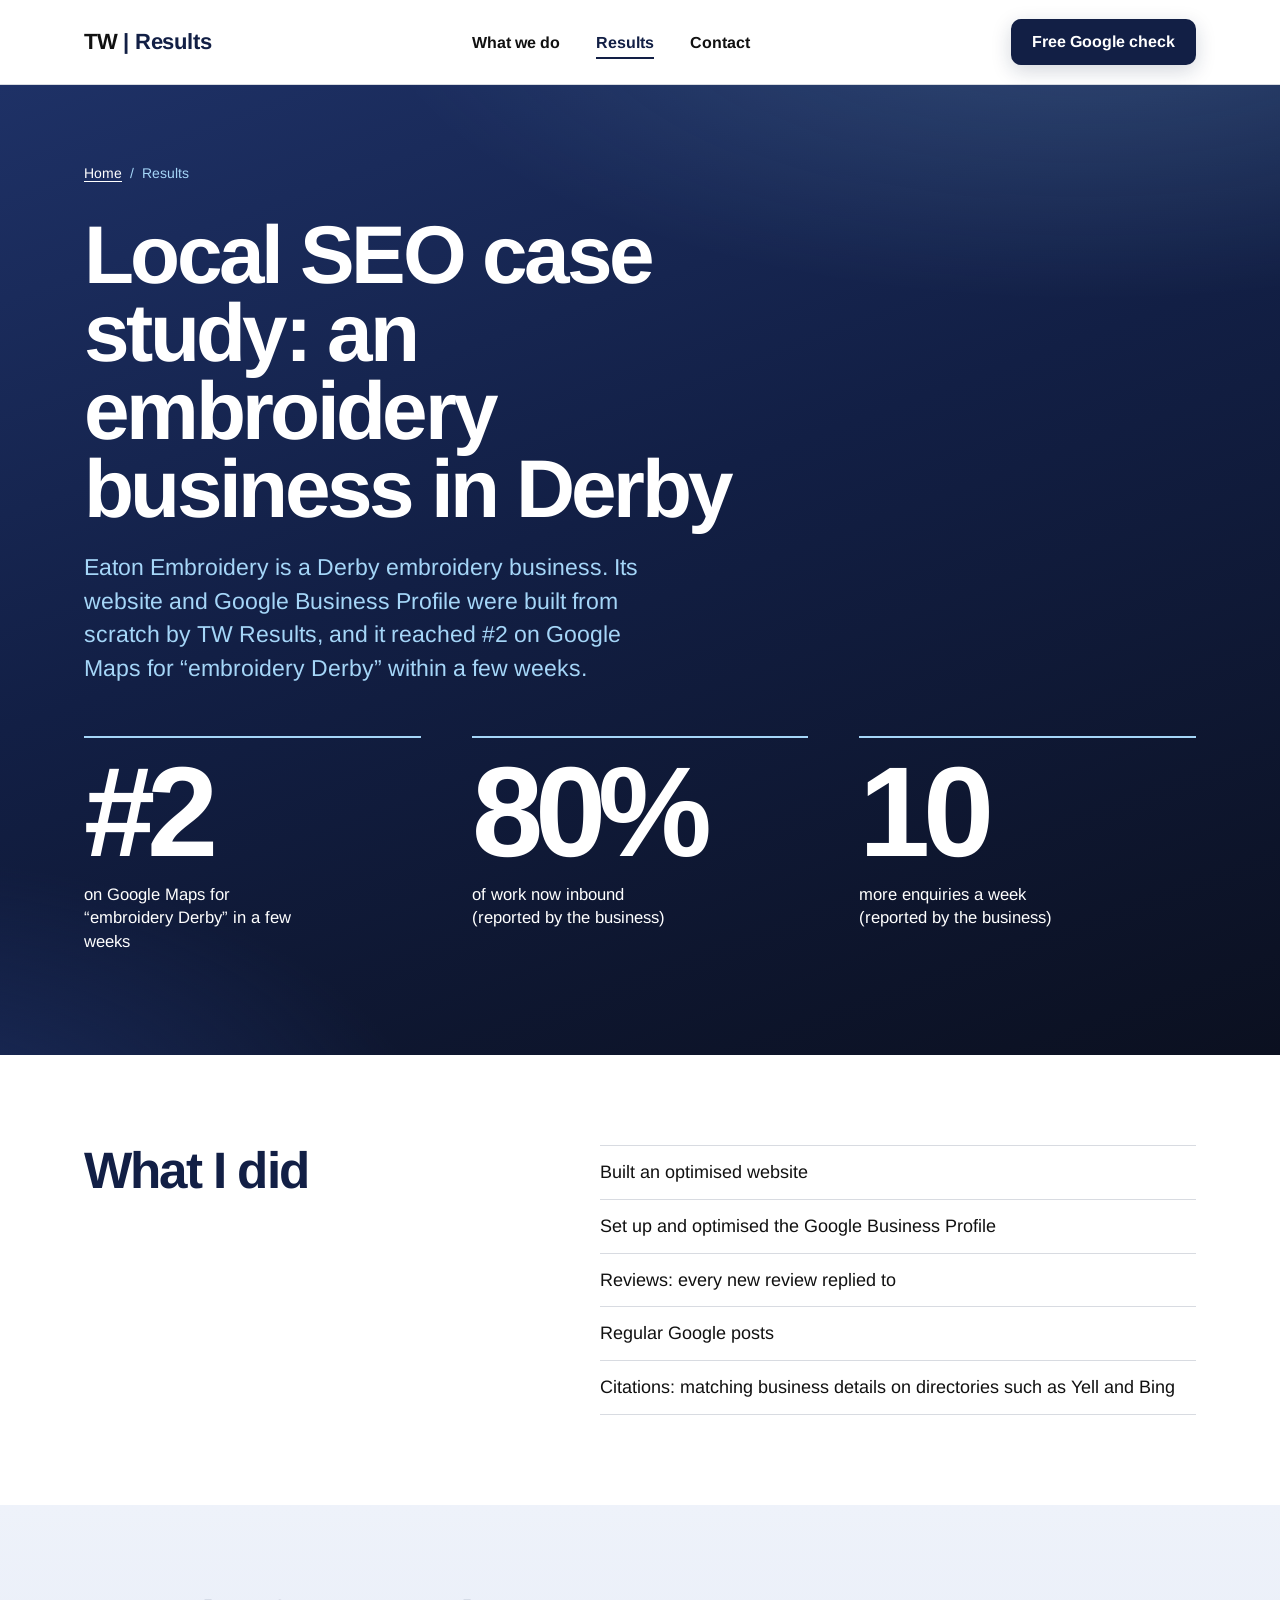
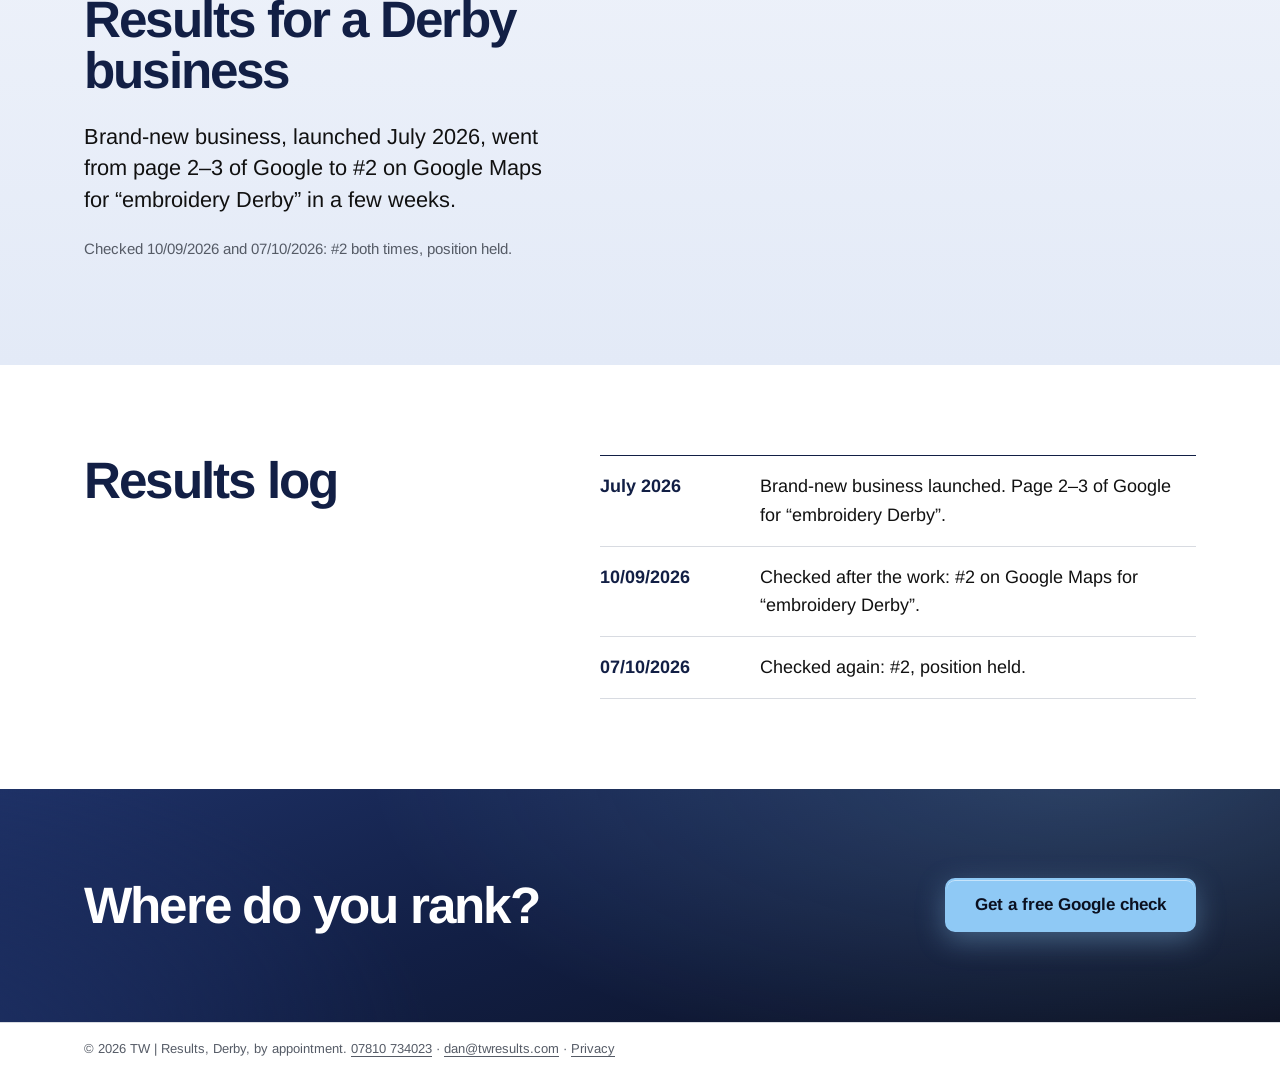
<file: results/index.html>
<!doctype html>
<html lang="en-GB">
<head>
<meta charset="utf-8">
<meta name="viewport" content="width=device-width, initial-scale=1">
<meta name="robots" content="noindex, nofollow">
<title>Local SEO Case Study, Derby | TW Results</title>
<meta name="description" content="Case study: a new Derby embroidery business, launched July 2026, went from page 2–3 of Google to #2 on Google Maps for &#x27;embroidery Derby&#x27; in a few weeks.">
<link rel="canonical" href="https://twresults.com/results/">
<meta name="theme-color" content="#121F45">
<meta property="og:type" content="website">
<meta property="og:site_name" content="TW Results">
<meta property="og:locale" content="en_GB">
<meta property="og:title" content="Local SEO Case Study, Derby | TW Results">
<meta property="og:description" content="Case study: a new Derby embroidery business, launched July 2026, went from page 2–3 of Google to #2 on Google Maps for &#x27;embroidery Derby&#x27; in a few weeks.">
<meta property="og:url" content="https://twresults.com/results/">
<meta property="og:image" content="https://twresults.com/assets/og-image.png">
<meta property="og:image:width" content="1200">
<meta property="og:image:height" content="630">
<meta property="og:image:alt" content="TW | Results. Get found on Google. Get more work.">
<meta name="twitter:card" content="summary_large_image">
<link rel="icon" href="../favicon.ico" sizes="32x32">
<link rel="icon" href="../assets/favicon.svg" type="image/svg+xml">
<link rel="apple-touch-icon" href="../assets/apple-touch-icon.png">
<link rel="preload" href="../assets/fonts/arimo-var-latin.woff2" as="font" type="font/woff2" crossorigin>
<link rel="stylesheet" href="../assets/site.css?v=15">
<script type="application/ld+json">{"@context":"https://schema.org","@type":"ProfessionalService","@id":"https://twresults.com/#business","name":"TW Results","url":"https://twresults.com/","email":"dan@twresults.com","logo":"https://twresults.com/assets/apple-touch-icon.png","image":"https://twresults.com/assets/og-image.png","description":"Local SEO, Google Business Profile work and websites for trades and local businesses in Derby, the East Midlands and UK-wide.","founder":{"@type":"Person","@id":"https://twresults.com/#dan","name":"Dan Cooper"},"areaServed":[{"@type":"City","name":"Derby"},{"@type":"City","name":"Chellaston"},{"@type":"City","name":"Alvaston"},{"@type":"City","name":"Mickleover"},{"@type":"City","name":"Littleover"},{"@type":"City","name":"Allestree"},{"@type":"City","name":"Spondon"},{"@type":"City","name":"Belper"},{"@type":"City","name":"Ripley"},{"@type":"City","name":"Long Eaton"},{"@type":"City","name":"Ashby"},{"@type":"AdministrativeArea","name":"East Midlands"},{"@type":"Country","name":"United Kingdom"}],"knowsAbout":["Local SEO","Google Business Profile optimisation","Google Maps rankings","Websites for tradespeople"],"hasOfferCatalog":{"@type":"OfferCatalog","name":"Services","itemListElement":[{"@type":"Offer","itemOffered":{"@type":"Service","name":"Google Maps and local SEO","serviceType":"Local SEO and Google Business Profile optimisation","areaServed":[{"@type":"City","name":"Derby"},{"@type":"City","name":"Chellaston"},{"@type":"City","name":"Alvaston"},{"@type":"City","name":"Mickleover"},{"@type":"City","name":"Littleover"},{"@type":"City","name":"Allestree"},{"@type":"City","name":"Spondon"},{"@type":"City","name":"Belper"},{"@type":"City","name":"Ripley"},{"@type":"City","name":"Long Eaton"},{"@type":"City","name":"Ashby"},{"@type":"AdministrativeArea","name":"East Midlands"},{"@type":"Country","name":"United Kingdom"}]}},{"@type":"Offer","itemOffered":{"@type":"Service","name":"Website fixes","serviceType":"Website improvements for trades","areaServed":[{"@type":"City","name":"Derby"},{"@type":"City","name":"Chellaston"},{"@type":"City","name":"Alvaston"},{"@type":"City","name":"Mickleover"},{"@type":"City","name":"Littleover"},{"@type":"City","name":"Allestree"},{"@type":"City","name":"Spondon"},{"@type":"City","name":"Belper"},{"@type":"City","name":"Ripley"},{"@type":"City","name":"Long Eaton"},{"@type":"City","name":"Ashby"},{"@type":"AdministrativeArea","name":"East Midlands"},{"@type":"Country","name":"United Kingdom"}]}},{"@type":"Offer","itemOffered":{"@type":"Service","name":"New websites for trades","serviceType":"Web design for tradespeople","areaServed":[{"@type":"City","name":"Derby"},{"@type":"City","name":"Chellaston"},{"@type":"City","name":"Alvaston"},{"@type":"City","name":"Mickleover"},{"@type":"City","name":"Littleover"},{"@type":"City","name":"Allestree"},{"@type":"City","name":"Spondon"},{"@type":"City","name":"Belper"},{"@type":"City","name":"Ripley"},{"@type":"City","name":"Long Eaton"},{"@type":"City","name":"Ashby"},{"@type":"AdministrativeArea","name":"East Midlands"},{"@type":"Country","name":"United Kingdom"}]}}]},"telephone":"+447810734023"}</script>
<script type="application/ld+json">{"@context":"https://schema.org","@type":"BreadcrumbList","itemListElement":[{"@type":"ListItem","position":1,"name":"Home","item":"https://twresults.com/"},{"@type":"ListItem","position":2,"name":"Results","item":"https://twresults.com/results/"}]}</script>
</head>
<body>
<a class="skip" href="#main">Skip to content</a>
<header class="top">
 <div class="wrap">
  <a class="wm" href="../" aria-label="TW Results home"><span class="tw">TW</span> <span class="rs">| Results</span></a>
  <button class="menu-btn" type="button" aria-expanded="false" aria-controls="nav">Menu</button>
  <nav class="nav" id="nav" aria-label="Main"><ul><li><a href="../what-we-do/">What we do</a></li><li><a href="../results/" aria-current="page">Results</a></li><li><a href="../contact/">Contact</a></li></ul></nav>
  <a class="btn" href="../contact/#enquiry">Free Google check</a>
 </div>
</header>
<main id="main">

<section class="page-hero on-navy"><div class="wrap">
 <nav class="crumbs" aria-label="Breadcrumb"><ol><li><a href="../">Home</a></li><li aria-current="page">Results</li></ol></nav>
 <h1>Local SEO case study: an embroidery business in Derby</h1>
 <p class="lede">Eaton Embroidery is a Derby embroidery business. Its website and Google Business Profile were built from scratch by TW Results, and it reached #2 on Google Maps for &ldquo;embroidery Derby&rdquo; within a few weeks.</p>
 <dl class="bigstats"><div><dt>#2</dt><dd>on Google Maps for &ldquo;embroidery Derby&rdquo; in a few weeks</dd></div><div><dt>80%</dt><dd>of work now inbound (reported by the business)</dd></div><div><dt>10</dt><dd>more enquiries a week (reported by the business)</dd></div></dl>
</div></section>
<section class="sec" aria-labelledby="h-work"><div class="wrap"><div class="split">
 <h2 id="h-work">What I did</h2>
 <ul class="plain"><li>Built an optimised website</li><li>Set up and optimised the Google Business Profile</li><li>Reviews: every new review replied to</li><li>Regular Google posts</li><li>Citations: matching business details on directories such as Yell and Bing</li></ul>
</div></div></section>
<section class="sec pale" aria-labelledby="h-fact"><div class="wrap"><div class="split">
 <div><h2 id="h-fact">Results for a Derby business</h2>
  <p class="lede">Brand-new business, launched July 2026, went from page 2&ndash;3 of Google to #2 on Google Maps for &ldquo;embroidery Derby&rdquo; in a few weeks.</p>
  <p class="small">Checked 10/09/2026 and 07/10/2026: #2 both times, position held.</p></div>
 
</div></div></section>
<section class="sec" aria-labelledby="h-log"><div class="wrap"><div class="split">
 <h2 id="h-log">Results log</h2>
 <ol class="log"><li><time datetime="2026-07">July 2026</time><p>Brand-new business launched. Page 2&ndash;3 of Google for &ldquo;embroidery Derby&rdquo;.</p></li><li><time datetime="2026-09-10">10/09/2026</time><p>Checked after the work: #2 on Google Maps for &ldquo;embroidery Derby&rdquo;.</p></li><li><time datetime="2026-10-07">07/10/2026</time><p>Checked again: #2, position held.</p></li></ol>
</div></div></section>
<section class="band navy on-navy"><div class="wrap"><h2>Where do you rank?</h2><a class="btn" href="../contact/#enquiry">Get a free Google check</a></div></section>

</main>
<footer class="legal-bar"><div class="wrap"><p>&copy; 2026 TW | Results, Derby, by appointment. <a href="tel:+447810734023" style="white-space:nowrap">07810 734023</a> &middot; <a href="mailto:dan@twresults.com">dan@twresults.com</a> &middot; <a href="../privacy/">Privacy</a></p></div></footer>
<div class="callbar on-navy"><a class="btn" href="../contact/#enquiry">Get a free Google check</a></div>
<div class="cookie" id="cookie" hidden role="region" aria-label="Cookies">
 <div class="wrap"><p>Can we use analytics cookies to see how the site is used? <a href="../privacy/">Privacy</a></p>
 <div class="cta" style="margin:0"><button class="btn" type="button" data-consent="yes">Accept</button><button class="btn btn-s" type="button" data-consent="no">Reject</button></div></div>
</div>
<script src="../assets/site.js?v=15" defer></script>
</body>
</html>
</file>
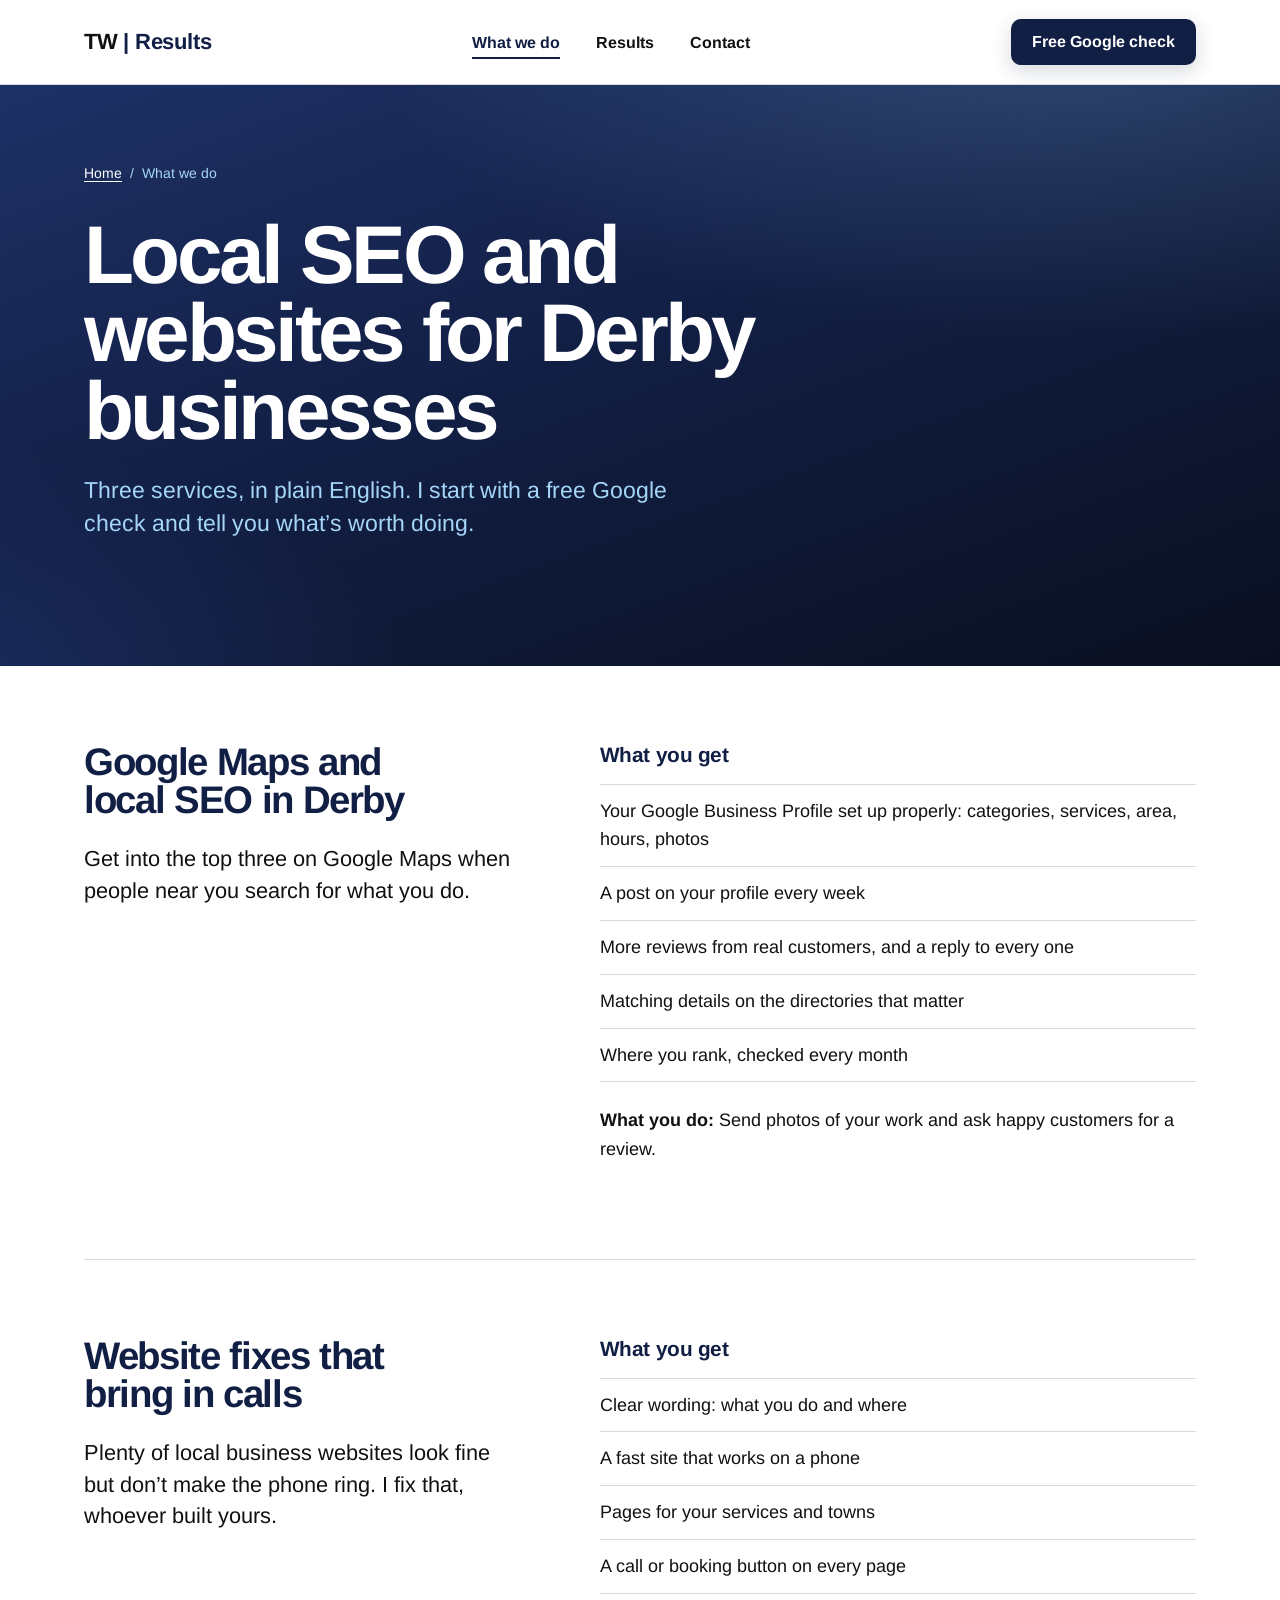
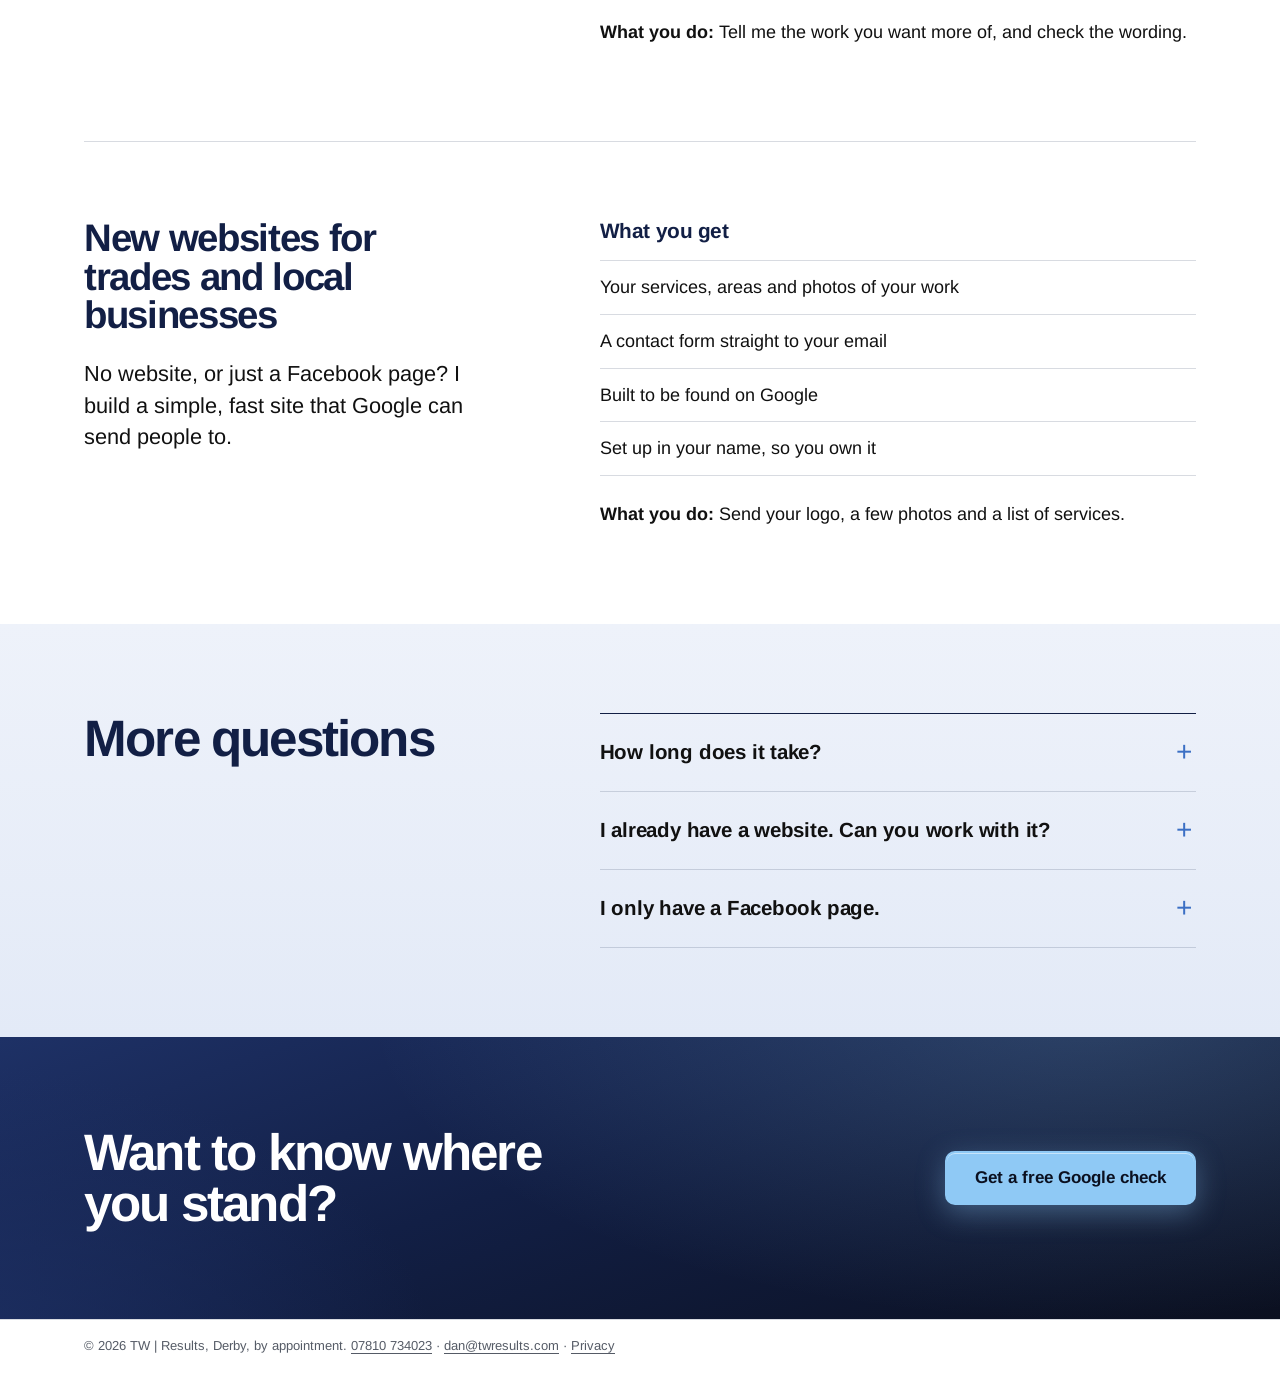
<file: what-we-do/index.html>
<!doctype html>
<html lang="en-GB">
<head>
<meta charset="utf-8">
<meta name="viewport" content="width=device-width, initial-scale=1">
<meta name="robots" content="noindex, nofollow">
<title>Local SEO &amp; Websites, Derby | TW Results</title>
<meta name="description" content="Google Business Profile and local SEO, website fixes and new websites for trades and local businesses in Derby, the East Midlands and UK-wide.">
<link rel="canonical" href="https://twresults.com/what-we-do/">
<meta name="theme-color" content="#121F45">
<meta property="og:type" content="website">
<meta property="og:site_name" content="TW Results">
<meta property="og:locale" content="en_GB">
<meta property="og:title" content="Local SEO &amp; Websites, Derby | TW Results">
<meta property="og:description" content="Google Business Profile and local SEO, website fixes and new websites for trades and local businesses in Derby, the East Midlands and UK-wide.">
<meta property="og:url" content="https://twresults.com/what-we-do/">
<meta property="og:image" content="https://twresults.com/assets/og-image.png">
<meta property="og:image:width" content="1200">
<meta property="og:image:height" content="630">
<meta property="og:image:alt" content="TW | Results. Get found on Google. Get more work.">
<meta name="twitter:card" content="summary_large_image">
<link rel="icon" href="../favicon.ico" sizes="32x32">
<link rel="icon" href="../assets/favicon.svg" type="image/svg+xml">
<link rel="apple-touch-icon" href="../assets/apple-touch-icon.png">
<link rel="preload" href="../assets/fonts/arimo-var-latin.woff2" as="font" type="font/woff2" crossorigin>
<link rel="stylesheet" href="../assets/site.css?v=15">
<script type="application/ld+json">{"@context":"https://schema.org","@type":"ProfessionalService","@id":"https://twresults.com/#business","name":"TW Results","url":"https://twresults.com/","email":"dan@twresults.com","logo":"https://twresults.com/assets/apple-touch-icon.png","image":"https://twresults.com/assets/og-image.png","description":"Local SEO, Google Business Profile work and websites for trades and local businesses in Derby, the East Midlands and UK-wide.","founder":{"@type":"Person","@id":"https://twresults.com/#dan","name":"Dan Cooper"},"areaServed":[{"@type":"City","name":"Derby"},{"@type":"City","name":"Chellaston"},{"@type":"City","name":"Alvaston"},{"@type":"City","name":"Mickleover"},{"@type":"City","name":"Littleover"},{"@type":"City","name":"Allestree"},{"@type":"City","name":"Spondon"},{"@type":"City","name":"Belper"},{"@type":"City","name":"Ripley"},{"@type":"City","name":"Long Eaton"},{"@type":"City","name":"Ashby"},{"@type":"AdministrativeArea","name":"East Midlands"},{"@type":"Country","name":"United Kingdom"}],"knowsAbout":["Local SEO","Google Business Profile optimisation","Google Maps rankings","Websites for tradespeople"],"hasOfferCatalog":{"@type":"OfferCatalog","name":"Services","itemListElement":[{"@type":"Offer","itemOffered":{"@type":"Service","name":"Google Maps and local SEO","serviceType":"Local SEO and Google Business Profile optimisation","areaServed":[{"@type":"City","name":"Derby"},{"@type":"City","name":"Chellaston"},{"@type":"City","name":"Alvaston"},{"@type":"City","name":"Mickleover"},{"@type":"City","name":"Littleover"},{"@type":"City","name":"Allestree"},{"@type":"City","name":"Spondon"},{"@type":"City","name":"Belper"},{"@type":"City","name":"Ripley"},{"@type":"City","name":"Long Eaton"},{"@type":"City","name":"Ashby"},{"@type":"AdministrativeArea","name":"East Midlands"},{"@type":"Country","name":"United Kingdom"}]}},{"@type":"Offer","itemOffered":{"@type":"Service","name":"Website fixes","serviceType":"Website improvements for trades","areaServed":[{"@type":"City","name":"Derby"},{"@type":"City","name":"Chellaston"},{"@type":"City","name":"Alvaston"},{"@type":"City","name":"Mickleover"},{"@type":"City","name":"Littleover"},{"@type":"City","name":"Allestree"},{"@type":"City","name":"Spondon"},{"@type":"City","name":"Belper"},{"@type":"City","name":"Ripley"},{"@type":"City","name":"Long Eaton"},{"@type":"City","name":"Ashby"},{"@type":"AdministrativeArea","name":"East Midlands"},{"@type":"Country","name":"United Kingdom"}]}},{"@type":"Offer","itemOffered":{"@type":"Service","name":"New websites for trades","serviceType":"Web design for tradespeople","areaServed":[{"@type":"City","name":"Derby"},{"@type":"City","name":"Chellaston"},{"@type":"City","name":"Alvaston"},{"@type":"City","name":"Mickleover"},{"@type":"City","name":"Littleover"},{"@type":"City","name":"Allestree"},{"@type":"City","name":"Spondon"},{"@type":"City","name":"Belper"},{"@type":"City","name":"Ripley"},{"@type":"City","name":"Long Eaton"},{"@type":"City","name":"Ashby"},{"@type":"AdministrativeArea","name":"East Midlands"},{"@type":"Country","name":"United Kingdom"}]}}]},"telephone":"+447810734023"}</script>
<script type="application/ld+json">{"@context":"https://schema.org","@type":"BreadcrumbList","itemListElement":[{"@type":"ListItem","position":1,"name":"Home","item":"https://twresults.com/"},{"@type":"ListItem","position":2,"name":"What we do","item":"https://twresults.com/what-we-do/"}]}</script>
<script type="application/ld+json">{"@context":"https://schema.org","@type":"FAQPage","mainEntity":[{"@type":"Question","name":"How long does it take?","acceptedAnswer":{"@type":"Answer","text":"It depends on your trade, your town and who you're up against. You'll see your position in a report every month."}},{"@type":"Question","name":"I already have a website. Can you work with it?","acceptedAnswer":{"@type":"Answer","text":"Yes, in most cases, whoever built it."}},{"@type":"Question","name":"I only have a Facebook page.","acceptedAnswer":{"@type":"Answer","text":"Then you need a simple website. I build those, set up in your name."}}]}</script>
</head>
<body>
<a class="skip" href="#main">Skip to content</a>
<header class="top">
 <div class="wrap">
  <a class="wm" href="../" aria-label="TW Results home"><span class="tw">TW</span> <span class="rs">| Results</span></a>
  <button class="menu-btn" type="button" aria-expanded="false" aria-controls="nav">Menu</button>
  <nav class="nav" id="nav" aria-label="Main"><ul><li><a href="../what-we-do/" aria-current="page">What we do</a></li><li><a href="../results/">Results</a></li><li><a href="../contact/">Contact</a></li></ul></nav>
  <a class="btn" href="../contact/#enquiry">Free Google check</a>
 </div>
</header>
<main id="main">

<section class="page-hero on-navy"><div class="wrap">
 <nav class="crumbs" aria-label="Breadcrumb"><ol><li><a href="../">Home</a></li><li aria-current="page">What we do</li></ol></nav>
 <h1>Local SEO and websites for Derby businesses</h1>
 <p class="lede">Three services, in plain English. I start with a free Google check and tell you what&rsquo;s worth doing.</p>
</div></section>
<div class="wrap"><section class="svc" id="google-maps" aria-labelledby="h-google-maps"><div class="split"><div><h2 id="h-google-maps">Google Maps and local SEO in Derby</h2><p class="lede">Get into the top three on Google Maps when people near you search for what you do.</p></div><div><h3 style="margin-bottom:1rem">What you get</h3><ul class="plain"><li>Your Google Business Profile set up properly: categories, services, area, hours, photos</li><li>A post on your profile every week</li><li>More reviews from real customers, and a reply to every one</li><li>Matching details on the directories that matter</li><li>Where you rank, checked every month</li></ul><p style="margin-top:1.5rem"><b>What you do:</b> Send photos of your work and ask happy customers for a review.</p></div></div></section><section class="svc" id="website-fixes" aria-labelledby="h-website-fixes"><div class="split"><div><h2 id="h-website-fixes">Website fixes that bring in calls</h2><p class="lede">Plenty of local business websites look fine but don&rsquo;t make the phone ring. I fix that, whoever built yours.</p></div><div><h3 style="margin-bottom:1rem">What you get</h3><ul class="plain"><li>Clear wording: what you do and where</li><li>A fast site that works on a phone</li><li>Pages for your services and towns</li><li>A call or booking button on every page</li></ul><p style="margin-top:1.5rem"><b>What you do:</b> Tell me the work you want more of, and check the wording.</p></div></div></section><section class="svc" id="new-websites" aria-labelledby="h-new-websites"><div class="split"><div><h2 id="h-new-websites">New websites for trades and local businesses</h2><p class="lede">No website, or just a Facebook page? I build a simple, fast site that Google can send people to.</p></div><div><h3 style="margin-bottom:1rem">What you get</h3><ul class="plain"><li>Your services, areas and photos of your work</li><li>A contact form straight to your email</li><li>Built to be found on Google</li><li>Set up in your name, so you own it</li></ul><p style="margin-top:1.5rem"><b>What you do:</b> Send your logo, a few photos and a list of services.</p></div></div></section></div>
<section class="sec pale" aria-labelledby="h-faq"><div class="wrap"><div class="split">
 <h2 id="h-faq">More questions</h2>
 <div class="faq"><details><summary>How long does it take?</summary><p>It depends on your trade, your town and who you're up against. You'll see your position in a report every month.</p></details><details><summary>I already have a website. Can you work with it?</summary><p>Yes, in most cases, whoever built it.</p></details><details><summary>I only have a Facebook page.</summary><p>Then you need a simple website. I build those, set up in your name.</p></details></div>
</div></div></section>
<section class="band navy on-navy"><div class="wrap"><h2>Want to know where you stand?</h2><a class="btn" href="../contact/#enquiry">Get a free Google check</a></div></section>

</main>
<footer class="legal-bar"><div class="wrap"><p>&copy; 2026 TW | Results, Derby, by appointment. <a href="tel:+447810734023" style="white-space:nowrap">07810 734023</a> &middot; <a href="mailto:dan@twresults.com">dan@twresults.com</a> &middot; <a href="../privacy/">Privacy</a></p></div></footer>
<div class="callbar on-navy"><a class="btn" href="../contact/#enquiry">Get a free Google check</a></div>
<div class="cookie" id="cookie" hidden role="region" aria-label="Cookies">
 <div class="wrap"><p>Can we use analytics cookies to see how the site is used? <a href="../privacy/">Privacy</a></p>
 <div class="cta" style="margin:0"><button class="btn" type="button" data-consent="yes">Accept</button><button class="btn btn-s" type="button" data-consent="no">Reject</button></div></div>
</div>
<script src="../assets/site.js?v=15" defer></script>
</body>
</html>
</file>
<file: assets/site.css>
/* TW Results v2 site styles. Brand: navy #121F45, pale #F1F3F6, near-black #111111, white #FFFFFF, ice #B4C8EA (accent), grey #555B66 (small print, AA). One typeface: Arimo (Arial Bold look). */
@font-face{font-family:"Arimo";src:url("fonts/arimo-var-latin.woff2") format("woff2");font-weight:400 700;font-style:normal;font-display:swap}
:root{--navy:#121F45;--pale:#F1F3F6;--ink:#111111;--white:#FFFFFF;--ice:#B4C8EA;--grey:#555B66;--line:rgba(18,31,69,.18);--wrap:1240px;--gut:clamp(20px,5vw,64px);--sec:clamp(72px,7vw,104px)}
*,*::before,*::after{box-sizing:border-box}
html{-webkit-text-size-adjust:100%;scroll-padding-top:24px}
body{margin:0;font-family:"Arimo",Arial,"Helvetica Neue",Helvetica,sans-serif;font-size:1.125rem;line-height:1.6;color:var(--ink);background:var(--white);font-kerning:normal;text-rendering:optimizeLegibility}
img,svg{display:block;max-width:100%;height:auto}
a{color:var(--navy);text-decoration-thickness:1px;text-underline-offset:.2em}
a:hover{text-decoration-thickness:2px}
h1,h2,h3{font-weight:700;color:var(--navy);margin:0;letter-spacing:-.035em;line-height:1}
h1{font-size:clamp(2.75rem,6.2vw,5.5rem);color:var(--ink);max-width:13ch}
h2{font-size:clamp(2rem,4vw,3.4rem);max-width:18ch;margin-bottom:1.5rem}
h3{font-size:1.3rem;letter-spacing:-.02em;line-height:1.2}
p{margin:0 0 1em;max-width:60ch}
:focus-visible{outline:3px solid var(--navy);outline-offset:3px}
.on-navy :focus-visible{outline-color:var(--ice)}
.skip{position:absolute;left:12px;top:-60px;background:var(--navy);color:var(--white);padding:10px 14px;z-index:100;font-weight:700}
.skip:focus{top:12px}
.wrap{max-width:var(--wrap);margin:0 auto;padding:0 var(--gut)}
.vh{position:absolute!important;width:1px;height:1px;overflow:hidden;clip:rect(0 0 0 0);white-space:nowrap}
.small{font-size:.875rem;color:var(--grey)}
.lede{font-size:clamp(1.2rem,1.7vw,1.4rem);line-height:1.45;max-width:40ch}

/* placeholders: deliberately visible so nothing slips through to launch */
.ph{display:inline;border:1px dashed currentColor;padding:0 .35em;font-weight:700;background:rgba(180,200,234,.3);white-space:normal}
.photo{position:relative;display:flex;flex-direction:column;justify-content:flex-end;gap:.35rem;background:var(--pale);border:1px dashed var(--navy);color:var(--navy);padding:1.25rem;font-size:.9rem;line-height:1.35;aspect-ratio:4/5;margin:0}
.photo b{font-size:1rem}
.photo.wide{aspect-ratio:16/10}
.on-navy .photo{background:rgba(255,255,255,.04);border-color:var(--ice);color:var(--ice)}

/* wordmark */
.wm{font-weight:700;letter-spacing:-.01em;text-decoration:none;white-space:nowrap;font-size:1.375rem;line-height:1}
.wm .tw{color:var(--ink)}.wm .rs{color:var(--navy)}
.on-navy .wm .tw{color:var(--white)}.on-navy .wm .rs{color:var(--ice)}

/* buttons: square, flat */
.btn{display:inline-flex;align-items:center;justify-content:center;min-height:54px;padding:0 1.75rem;font:inherit;font-weight:700;font-size:1.0625rem;text-decoration:none;border:2px solid var(--navy);border-radius:0;cursor:pointer;line-height:1.1;background:var(--navy);color:var(--white)}
.btn:hover{background:var(--ink);border-color:var(--ink)}
.btn-s{background:transparent;color:var(--navy)}
.btn-s:hover{background:var(--navy);color:var(--white)}
.on-navy .btn{background:var(--white);color:var(--navy);border-color:var(--white)}
.on-navy .btn:hover{background:var(--ice);border-color:var(--ice)}
.link{font-weight:700;text-decoration:none;border-bottom:2px solid var(--navy);padding-bottom:2px}
.link:hover{border-bottom-color:var(--ink);color:var(--ink)}
.on-navy .link{color:var(--white);border-bottom-color:var(--ice)}

/* header */
.top{background:var(--white);position:relative;z-index:20;border-bottom:1px solid var(--line)}
.top .wrap{display:flex;align-items:center;justify-content:space-between;min-height:84px;gap:24px}
.nav ul{list-style:none;margin:0;padding:0;display:flex;gap:36px;align-items:center}
.nav a{text-decoration:none;font-weight:700;font-size:1rem;color:var(--ink);padding:6px 0;border-bottom:2px solid transparent}
.nav a:hover,.nav a[aria-current="page"]{border-bottom-color:var(--navy);color:var(--navy)}
.top .btn{min-height:46px;padding:0 1.2rem;font-size:1rem}
.menu-btn{display:none;background:none;border:1px solid var(--navy);color:var(--navy);font:inherit;font-weight:700;min-height:44px;padding:0 14px;border-radius:0}

/* sections */
.sec{padding:var(--sec) 0}
.pale{background:var(--pale)}
.navy{background:var(--navy);color:var(--white)}
.navy h2,.navy h3{color:var(--white)}
.split{display:grid;grid-template-columns:minmax(0,5fr) minmax(0,7fr);gap:clamp(40px,7vw,120px);align-items:start}
.split.mid{align-items:center}

/* hero */
.hero{background:var(--pale);padding:clamp(40px,5vw,72px) 0 clamp(64px,6vw,88px)}
.hero-grid{display:grid;grid-template-columns:minmax(0,6fr) minmax(0,6fr);gap:clamp(40px,5vw,80px);align-items:center}
.hero .hero-grid{grid-template-columns:minmax(0,7fr) minmax(0,5fr);align-items:start}
.hero h1{font-size:clamp(2.75rem,5.4vw,4.75rem)}
.hero-side{position:sticky;top:96px}
.serp-hero{margin-top:2rem!important}
.serp-h{font-weight:700;color:var(--navy);font-size:1.125rem;letter-spacing:-.01em;margin:0 0 .75rem}
.serp-hero .serp li,.serp-hero .serp .you{padding:10px 16px}
.serp-hero .serp .gap{padding:9px 16px}
.stat-sec .lede{font-size:clamp(1.3rem,2vw,1.6rem)}
.alt{margin:1rem 0 0;font-size:1rem}
.proof-unused{font-size:.9375rem;color:var(--ice);border-left:2px solid var(--ice);padding-left:.9rem;margin:1.5rem 0 0;max-width:46ch}
#enquiry{scroll-margin-top:140px}
.hero .kw{font-size:clamp(1.2rem,1.8vw,1.45rem);line-height:1.4;font-weight:700;color:var(--navy);margin:1.75rem 0 0;max-width:30ch}
.stat{margin:2.25rem 0 0;padding-top:1.25rem;border-top:1px solid var(--line);max-width:44ch;font-size:1rem;line-height:1.5}
.stat cite{display:block;font-style:normal;font-size:.8125rem;color:var(--grey);margin-top:.4rem}
.cta{display:flex;flex-wrap:wrap;align-items:center;gap:14px 24px;margin-top:2rem}
.cta .tel{font-weight:700;color:var(--ink);text-decoration:none}

/* enquiry form: the business card (corner marks) */
.formcard{position:relative;background:var(--white);padding:clamp(28px,3.5vw,52px);border:1px solid var(--navy);border-top:6px solid var(--navy)}
@media (min-width:961px){.formcard .f-row{display:grid;grid-template-columns:1fr 1fr;gap:0 16px}}
.formcard::before,.formcard::after,.formcard>.c3,.formcard>.c4{content:"";position:absolute;width:22px;height:22px;border:0 solid var(--navy);pointer-events:none}
.formcard::before{top:-10px;left:-10px;border-top-width:2px;border-left-width:2px}
.formcard::after{top:-10px;right:-10px;border-top-width:2px;border-right-width:2px}
.formcard>.c3{bottom:-10px;left:-10px;border-bottom-width:2px;border-left-width:2px}
.formcard>.c4{bottom:-10px;right:-10px;border-bottom-width:2px;border-right-width:2px}
.formcard h2{font-size:clamp(1.75rem,2.6vw,2.4rem);margin-bottom:.5rem;max-width:none}
.formcard .promise{font-size:1rem;margin-bottom:1.5rem}
.f{margin-bottom:1rem}
.f label{display:block;font-weight:700;font-size:.9375rem;margin-bottom:.35rem;color:var(--ink)}
.f .opt{font-weight:400;color:var(--grey)}
.f input,.f textarea{width:100%;font:inherit;font-size:1rem;color:var(--ink);background:var(--white);border:1px solid #8a90a0;border-radius:0;padding:.8rem .9rem;min-height:50px}
.f textarea{min-height:96px;resize:vertical}
.f input:focus,.f textarea:focus{outline:none;border-color:var(--navy);box-shadow:inset 0 0 0 1px var(--navy)}
.tick{display:flex;gap:.7rem;align-items:flex-start;font-weight:700;font-size:1rem;margin:1.25rem 0;cursor:pointer}
.tick input{width:22px;height:22px;margin:.1rem 0 0;accent-color:var(--navy);flex:none}
.consent{font-size:.8125rem;color:var(--grey);margin:1rem 0 0}
.formcard .btn{width:100%}
.hp{position:absolute!important;left:-9999px;width:1px;height:1px;overflow:hidden}
.form-msg{display:none;margin:1rem 0 0;padding:1rem;background:var(--pale);border-left:3px solid var(--navy);font-weight:700}
.form-msg.show{display:block}

/* map illustration */
.serp{background:var(--white);border:1px solid var(--navy);font-size:.95rem}
.serp-q{display:flex;gap:10px;align-items:center;padding:14px 18px;border-bottom:1px solid var(--navy);font-weight:700}
.serp-map{position:relative;height:120px;background:var(--pale);border-bottom:1px solid var(--navy);overflow:hidden}
.serp ol{list-style:none;margin:0;padding:0}
.serp li,.serp .you{display:grid;grid-template-columns:2.2rem 1fr auto;gap:12px;align-items:center;padding:14px 18px;border-bottom:1px solid var(--line)}
.serp .n{font-weight:700;color:var(--navy)}
.serp .nm{display:block;font-weight:700}
.serp .bar{display:block;height:7px;background:var(--pale);margin-top:7px;width:78%}
.serp .bar.s{width:46%}
.serp .call{font-size:.8125rem;font-weight:700;border:1px solid var(--navy);padding:3px 9px}
.serp .gap{display:block;padding:12px 18px;color:var(--grey);font-size:.875rem;border-bottom:1px solid var(--line);border-bottom-style:dashed}
.serp .page2{padding:10px 18px 0;font-size:.8125rem;font-weight:700;color:var(--grey);letter-spacing:.04em;text-transform:uppercase;border:0}
.serp .you{border:2px dashed var(--navy);margin:8px 12px 12px;color:var(--grey)}
.serp .you .call{border-color:var(--grey);color:var(--grey)}
.serp-note{font-size:.8125rem;color:var(--grey);margin-top:.75rem}

/* services: ruled rows */
.rows{list-style:none;margin:0;padding:0;border-top:1px solid var(--navy)}
.rows li{display:grid;grid-template-columns:minmax(0,4fr) minmax(0,6fr) auto;gap:16px 40px;align-items:baseline;padding:28px 0;border-bottom:1px solid var(--line)}
.rows h3{font-size:clamp(1.3rem,2vw,1.6rem)}
.rows p{margin:0}
.rows .link{white-space:nowrap}

/* results */
.navy .split h2{font-size:clamp(1.9rem,3vw,2.6rem)}
.big{font-size:clamp(6rem,14vw,11rem);line-height:.85;font-weight:700;letter-spacing:-.06em;margin:1.5rem 0 1rem;color:var(--white)}
.big-cap{font-size:clamp(1.2rem,1.8vw,1.45rem);font-weight:700;line-height:1.3;margin:0 0 1.5rem;max-width:26ch}
.kpis{display:grid;grid-template-columns:1fr 1fr;gap:16px;margin:0;padding:1.25rem 0 0;border-top:1px solid var(--ice)}
.kpis dt{font-size:clamp(1.9rem,3vw,2.5rem);font-weight:700;letter-spacing:-.03em;line-height:1}
.kpis dd{margin:.35rem 0 0;font-size:1rem}
.note{font-size:.8125rem;color:var(--ice);margin:.75rem 0 1.5rem}
.dates{margin:1.5rem 0 0;padding:0;display:grid;gap:0;border-top:1px solid rgba(180,200,234,.5);max-width:26rem}
.dates div{display:flex;justify-content:space-between;gap:16px;padding:12px 0;border-bottom:1px solid rgba(180,200,234,.5)}
.dates dt{color:var(--ice)}.dates dd{margin:0;font-weight:700}
.shots{display:grid;grid-template-columns:1fr 1fr;gap:20px}
.cap{font-size:.8125rem;margin-top:.5rem;color:var(--grey)}
.on-navy .cap{color:var(--ice)}

/* person */
.person{display:grid;grid-template-columns:minmax(0,4fr) minmax(0,6fr);gap:clamp(36px,6vw,96px);align-items:center}
.person .photo{max-width:440px}

/* steps */
.steps{list-style:none;margin:0;padding:0;display:grid;grid-template-columns:repeat(3,1fr);gap:clamp(24px,4vw,56px);counter-reset:s}
.steps li{border-top:2px solid var(--navy);padding-top:1.25rem;counter-increment:s}
.steps li::before{content:counter(s);display:block;font-size:3rem;font-weight:700;letter-spacing:-.05em;line-height:1;color:var(--navy);margin-bottom:1rem}
.steps h3{margin-bottom:.5rem}
.steps p{margin:0}

/* faq */
.faq{border-top:1px solid var(--navy)}
.faq details{border-bottom:1px solid var(--line)}
.faq summary{cursor:pointer;list-style:none;font-weight:700;font-size:clamp(1.1rem,1.6vw,1.3rem);padding:22px 48px 22px 0;position:relative;letter-spacing:-.01em}
.faq summary::-webkit-details-marker{display:none}
.faq summary::after{content:"+";position:absolute;right:4px;top:16px;font-size:1.75rem;font-weight:400;color:var(--navy)}
.faq details[open] summary::after{content:"\2212"}
.faq details p{margin:0 0 22px;max-width:56ch}

/* towns */
.towns{list-style:none;margin:0 0 1rem;padding:0;display:flex;flex-wrap:wrap;gap:10px}
.towns li{border:1px solid var(--navy);padding:.45rem .9rem;font-weight:700;font-size:1rem}

/* inner pages */
.crumbs{font-size:.875rem;color:var(--grey);margin:0 0 2rem}
.crumbs ol{list-style:none;margin:0;padding:0;display:flex;flex-wrap:wrap;gap:.5rem}
.crumbs li+li::before{content:"/";margin-right:.5rem}
.crumbs a{color:var(--grey)}
.page-hero{background:var(--pale);padding:clamp(40px,5vw,72px) 0 clamp(56px,6vw,88px)}
.page-hero h1{max-width:16ch}
.page-hero .lede{margin-top:1.5rem}
.svc{padding:clamp(48px,6vw,80px) 0;border-bottom:1px solid var(--line)}
.svc:last-child{border-bottom:0}
.svc h2{font-size:clamp(1.75rem,3vw,2.5rem)}
.plain{margin:0;padding:0;list-style:none;border-top:1px solid var(--line)}
.plain li{padding:12px 0;border-bottom:1px solid var(--line)}
.log{list-style:none;margin:0;padding:0;border-top:1px solid var(--navy)}
.log li{display:grid;grid-template-columns:9rem 1fr;gap:16px;padding:16px 0;border-bottom:1px solid var(--line)}
.log time{font-weight:700;color:var(--navy)}
.log p{margin:0}
.facts{margin:2rem 0 0;padding:0;border-top:1px solid var(--line)}
.facts div{padding:14px 0;border-bottom:1px solid var(--line)}
.facts dt{font-size:.875rem;color:var(--grey)}
.facts dd{margin:0;font-weight:700}
.phone-big{display:inline-block;font-size:clamp(1.5rem,3vw,2.2rem);font-weight:700;letter-spacing:-.02em;margin-top:1.5rem;text-decoration:none}
.prose h2{font-size:1.5rem;margin:2.25rem 0 .75rem;max-width:none}
.band{padding:clamp(56px,7vw,96px) 0}
.band .wrap{display:flex;flex-wrap:wrap;align-items:center;justify-content:space-between;gap:24px}
.band h2{margin:0}

/* footer */
.foot{background:var(--navy);color:var(--white);padding:clamp(56px,7vw,88px) 0 110px}
.foot a{color:var(--white)}
.foot-grid{display:grid;grid-template-columns:minmax(0,5fr) minmax(0,3fr) minmax(0,4fr);gap:40px}
.foot h2{font-size:.875rem;letter-spacing:.06em;text-transform:uppercase;color:var(--ice);margin:0 0 1rem}
.foot ul{list-style:none;margin:0;padding:0}
.foot li{margin:0 0 .5rem}
.foot p{margin:0 0 .5rem}
.foot-tag{font-size:1.4rem;font-weight:700;letter-spacing:-.02em;margin-top:1.25rem!important;max-width:16ch}
.legal{border-top:1px solid rgba(180,200,234,.4);margin-top:48px;padding-top:20px;font-size:.875rem;color:var(--ice)}
.callbar{display:none}

/* cookie bar */
.cookie{position:fixed;left:0;right:0;bottom:0;background:var(--white);border-top:1px solid var(--navy);padding:14px 0;z-index:40}
.cookie .wrap{display:flex;gap:16px;align-items:center;justify-content:space-between;flex-wrap:wrap}
.cookie p{margin:0;font-size:.9375rem}
.cookie .btn{min-height:42px;padding:0 1rem}

@media (max-width:960px){
 .hero-grid,.hero .hero-grid,.split,.person{grid-template-columns:1fr}
 .hero-side{position:static}
 .rows li{grid-template-columns:1fr}
 .steps{grid-template-columns:1fr}
 .foot-grid{grid-template-columns:1fr 1fr}
 .person .photo{max-width:360px}
}
@media (max-width:760px){
 body{font-size:1.0625rem}
 .top .wrap{min-height:68px}
 .menu-btn{display:block}
 .top .btn{display:none}
 .nav{display:none;position:absolute;top:100%;left:0;right:0;background:var(--white);border-bottom:1px solid var(--navy)}
 .nav.open{display:block}
 .nav ul{flex-direction:column;align-items:stretch;gap:0;padding:8px var(--gut) 16px}
 .nav a{display:block;padding:14px 0;border-bottom:1px solid var(--line)}
 .hero{padding-top:40px}
 .hero .cta .btn{width:100%}
 .formcard{padding:24px 20px}
 .formcard::before,.formcard::after,.formcard>.c3,.formcard>.c4{display:none}
 .shots{grid-template-columns:1fr}
 .foot-grid{grid-template-columns:1fr}
 .log li{grid-template-columns:1fr;gap:4px}
 .callbar{display:block;position:fixed;left:0;right:0;bottom:0;z-index:30;background:var(--navy);padding:10px 16px}
 .callbar .btn{width:100%;background:var(--white);color:var(--navy);border-color:var(--white)}
 .cookie{bottom:74px}
}
@media (prefers-reduced-motion:reduce){*{scroll-behavior:auto!important}}
.on-navy .small{color:var(--ice)}.on-navy .ph{color:var(--white);background:rgba(180,200,234,.15)}
.pre-form{font-weight:700;color:var(--navy);font-size:1.0625rem;line-height:1.4;margin:0 0 1rem;max-width:40ch}
.excl{margin:2rem 0 0;padding-top:1.25rem;border-top:1px solid var(--line);font-weight:700;color:var(--navy);max-width:60ch}
.legal .ph{font-weight:400}
.kpis{margin-bottom:1.75rem}
/* v7 direction */
.hero-navy{background:var(--navy);padding:clamp(48px,6vw,96px) 0 clamp(64px,8vw,120px)}
.hero-navy h1{color:var(--white);font-size:clamp(3.25rem,8vw,7rem);line-height:.92;letter-spacing:-.045em;max-width:12ch}
.hero-navy .kw{color:var(--ice);font-size:clamp(1.2rem,2vw,1.6rem);max-width:34ch;margin-top:2rem}
.hero-navy .cta{margin-top:2.5rem}
.btn-w{background:var(--white);color:var(--navy);border-color:var(--white);font-size:1.0625rem;padding:18px 28px}
.btn-w:hover{background:var(--ice);border-color:var(--ice);color:var(--navy)}
.problem h2{font-size:clamp(2.4rem,5vw,4.25rem);line-height:.95}
.problem .lede{font-size:clamp(1.35rem,2.2vw,1.85rem);font-weight:700;color:var(--ink);line-height:1.3;margin-top:1.5rem}
.wrap.narrow{max-width:760px}
.form-sec .pre-form{font-size:clamp(1.35rem,2.4vw,1.9rem);line-height:1.25;letter-spacing:-.02em;max-width:none;margin-bottom:1.5rem}
.bigstats{display:grid;grid-template-columns:repeat(3,minmax(0,1fr));gap:clamp(24px,4vw,64px);margin:clamp(32px,4vw,56px) 0 clamp(40px,5vw,72px);padding:0}
.bigstats div{border-top:2px solid var(--ice);padding-top:1.25rem}
.bigstats dt{font-size:clamp(4.5rem,10vw,9rem);font-weight:700;line-height:.85;letter-spacing:-.06em;color:var(--white)}
.bigstats dd{margin:1rem 0 0;font-size:clamp(1rem,1.3vw,1.15rem);line-height:1.4;max-width:24ch}
@media (max-width:760px){.bigstats{grid-template-columns:1fr}.hero-navy .btn-w{width:100%}}
.hero-n-grid{display:grid;grid-template-columns:minmax(0,1fr) minmax(0,300px);gap:clamp(40px,6vw,96px);align-items:end}
.hero-proof{display:block;border-top:2px solid var(--ice);padding-top:1.25rem;color:var(--white);text-decoration:none}
.hero-proof .n{display:block;font-size:clamp(6rem,11vw,10rem);font-weight:700;line-height:.85;letter-spacing:-.06em}
.hero-proof .t{display:block;margin:1rem 0 1.25rem;font-size:1.0625rem;line-height:1.4;color:var(--ice)}
@media (max-width:960px){.hero-n-grid{grid-template-columns:1fr}.hero-proof{display:none}}
/* v7 rollout: navy page tops */
.page-hero{background:var(--navy);color:var(--white);padding:clamp(48px,6vw,96px) 0 clamp(64px,8vw,112px)}
.page-hero h1{color:var(--white);font-size:clamp(2.75rem,6.4vw,5.75rem);line-height:.95;letter-spacing:-.045em;max-width:15ch}
.page-hero .lede{color:var(--ice);font-size:clamp(1.15rem,1.8vw,1.45rem);line-height:1.45;max-width:46ch}
.page-hero .crumbs,.page-hero .crumbs a{color:var(--ice)}
.page-hero.on-navy a:not(.btn){color:var(--white)}
.page-hero .facts{border-top-color:rgba(180,200,234,.35)}.page-hero .facts div{border-bottom-color:rgba(180,200,234,.35)}
.page-hero .facts dt{color:var(--ice)}.page-hero .facts dd{color:var(--white)}
.page-hero .pre-form{color:var(--white)}
.page-hero .plain li{border-color:rgba(180,200,234,.35)}
.formcard{color:var(--ink)}
.page-hero .formcard a:not(.btn){color:var(--navy)}
.on-navy .formcard .btn{background:var(--navy);color:var(--white);border-color:var(--navy)}
.on-navy .formcard .btn:hover{background:var(--ink);border-color:var(--ink)}
.formcard h2,.formcard .form-h{color:var(--navy)}
.page-hero .bigstats{margin-bottom:0}
.page-hero .phone-big{color:var(--white)}
.foot{border-top:4px solid var(--ice)}
.problem .sub{font-size:clamp(1.15rem,1.6vw,1.35rem);line-height:1.4;color:var(--navy);margin:1rem 0 0;max-width:36ch}
.problem h2{max-width:16ch}
/* v8: final CTA last, slim legal line, compact cookie bar */
.legal-bar{background:var(--white);border-top:1px solid var(--line);padding:16px 0;font-size:.8125rem;color:var(--grey)}
.legal-bar p{margin:0;max-width:none}.legal-bar a{color:var(--grey)}.legal-bar .ph{font-weight:400}
.final-cta p{margin:.6rem 0 0;color:var(--ice)}
.cookie{padding:10px 0}.cookie p{font-size:.875rem}.cookie .btn{min-height:38px}
@media (max-width:760px){body{padding-bottom:74px}.cookie .wrap{flex-wrap:nowrap;gap:10px}.cookie p{font-size:.8125rem}}
.tiles{list-style:none;margin:2rem 0 1.5rem;padding:0;display:grid;grid-template-columns:repeat(3,minmax(0,1fr));gap:clamp(20px,3vw,40px)}
.tiles li{border-top:2px solid var(--navy);padding-top:1rem}
.tiles h3{font-size:1.25rem;margin-bottom:.5rem}.tiles p{margin:0}
@media (max-width:760px){.tiles{grid-template-columns:1fr}}
.towns-h{font-size:1.25rem;color:var(--white);margin:2.5rem 0 .75rem}
.page-hero .towns li{border-color:var(--ice);color:var(--white)}
.cookie .cta{flex-wrap:nowrap;gap:8px}.cookie .cta .btn{margin:0}
.dan-line{padding:clamp(28px,4vw,48px) 0;border-bottom:1px solid var(--line)}.dan-line p{margin:0;font-size:clamp(1.25rem,2.2vw,1.75rem);font-weight:700;color:var(--navy);letter-spacing:-.02em;line-height:1.3}
.dan-line .wrap{display:flex;align-items:center;gap:20px}.dan-photo{width:96px;height:96px;object-fit:cover;flex:none}
.small{font-size:.9375rem}
.split > :only-child{grid-column:1 / -1;max-width:760px}

/* VIBE theme (approved by Dan 22/10/2026), folded into site.css. Brand palette kept; accents from TWR marketing (#8FC9F5 sky, #1E3166, #0B1020). */
:root{--navy:#121F45;--deep:#0B1020;--royal:#1E3166;--sky:#8FC9F5;--ice:#A5D6F8;--pale:#EEF2FA;--line:rgba(18,31,69,.16)}
.navy,.hero-navy,.page-hero,.band.navy,.on-navy{background:radial-gradient(1200px 520px at 85% -10%,rgba(143,201,245,.22),transparent 60%),radial-gradient(800px 420px at -10% 110%,rgba(30,49,102,.9),transparent 70%),linear-gradient(160deg,var(--royal) 0%,var(--navy) 45%,var(--deep) 100%)}
.hero-navy{position:relative;overflow:hidden}
.hero-navy::after{content:"";position:absolute;inset:auto -10% -1px -10%;height:3px;background:linear-gradient(90deg,transparent,var(--sky),transparent);opacity:.8}
.hero-navy h1{background:linear-gradient(180deg,#fff 55%,#d6ebfc);-webkit-background-clip:text;background-clip:text;color:transparent}
.hero-navy .kw,.on-navy .lede{color:var(--ice)}
.btn{border-radius:10px;transition:transform .15s ease,box-shadow .2s ease,background .2s}
.btn:hover{transform:translateY(-1px)}
.on-navy .btn,.navy .btn,.hero-navy .btn,.callbar .btn{background:var(--sky);border-color:var(--sky);color:var(--deep);box-shadow:0 8px 28px rgba(143,201,245,.35),inset 0 1px 0 rgba(255,255,255,.5)}
.on-navy .btn:hover,.navy .btn:hover,.hero-navy .btn:hover,.callbar .btn:hover{background:#B5DCFA;border-color:#B5DCFA;box-shadow:0 10px 34px rgba(143,201,245,.5)}
.btn:not(.on-navy .btn){box-shadow:0 6px 20px rgba(18,31,69,.18)}
.pale{background:linear-gradient(180deg,#EEF2FA,#E3EAF7)}
.bigstats b,.big{background:linear-gradient(135deg,var(--royal),#3B6FC4);-webkit-background-clip:text;background-clip:text;color:transparent}
.on-navy .bigstats b,.navy .big{background:linear-gradient(135deg,#fff,var(--sky));-webkit-background-clip:text;background-clip:text}
.formcard{box-shadow:0 24px 60px rgba(11,16,32,.35);border-radius:14px}
.f input:focus,.f textarea:focus{border-color:#3B6FC4;box-shadow:0 0 0 4px rgba(143,201,245,.35)}
.faq summary::after,.steps li::before{color:#3B6FC4}
a:hover{color:#3B6FC4}.on-navy a:hover{color:var(--sky)}
@media (prefers-reduced-motion:reduce){.btn{transition:none}.btn:hover{transform:none}}
/* Sticky mobile CTA bar: hidden until the page's primary CTA has scrolled away (site.js adds .show). Stays hidden without JS. */
@media (max-width:760px){
 .callbar{transform:translateY(110%);visibility:hidden;transition:transform .3s ease,visibility 0s linear .3s}
 .callbar.show{transform:none;visibility:visible;transition:transform .3s ease,visibility 0s}
}
@media (prefers-reduced-motion:reduce){.callbar,.callbar.show{transition:none}}
</file>
